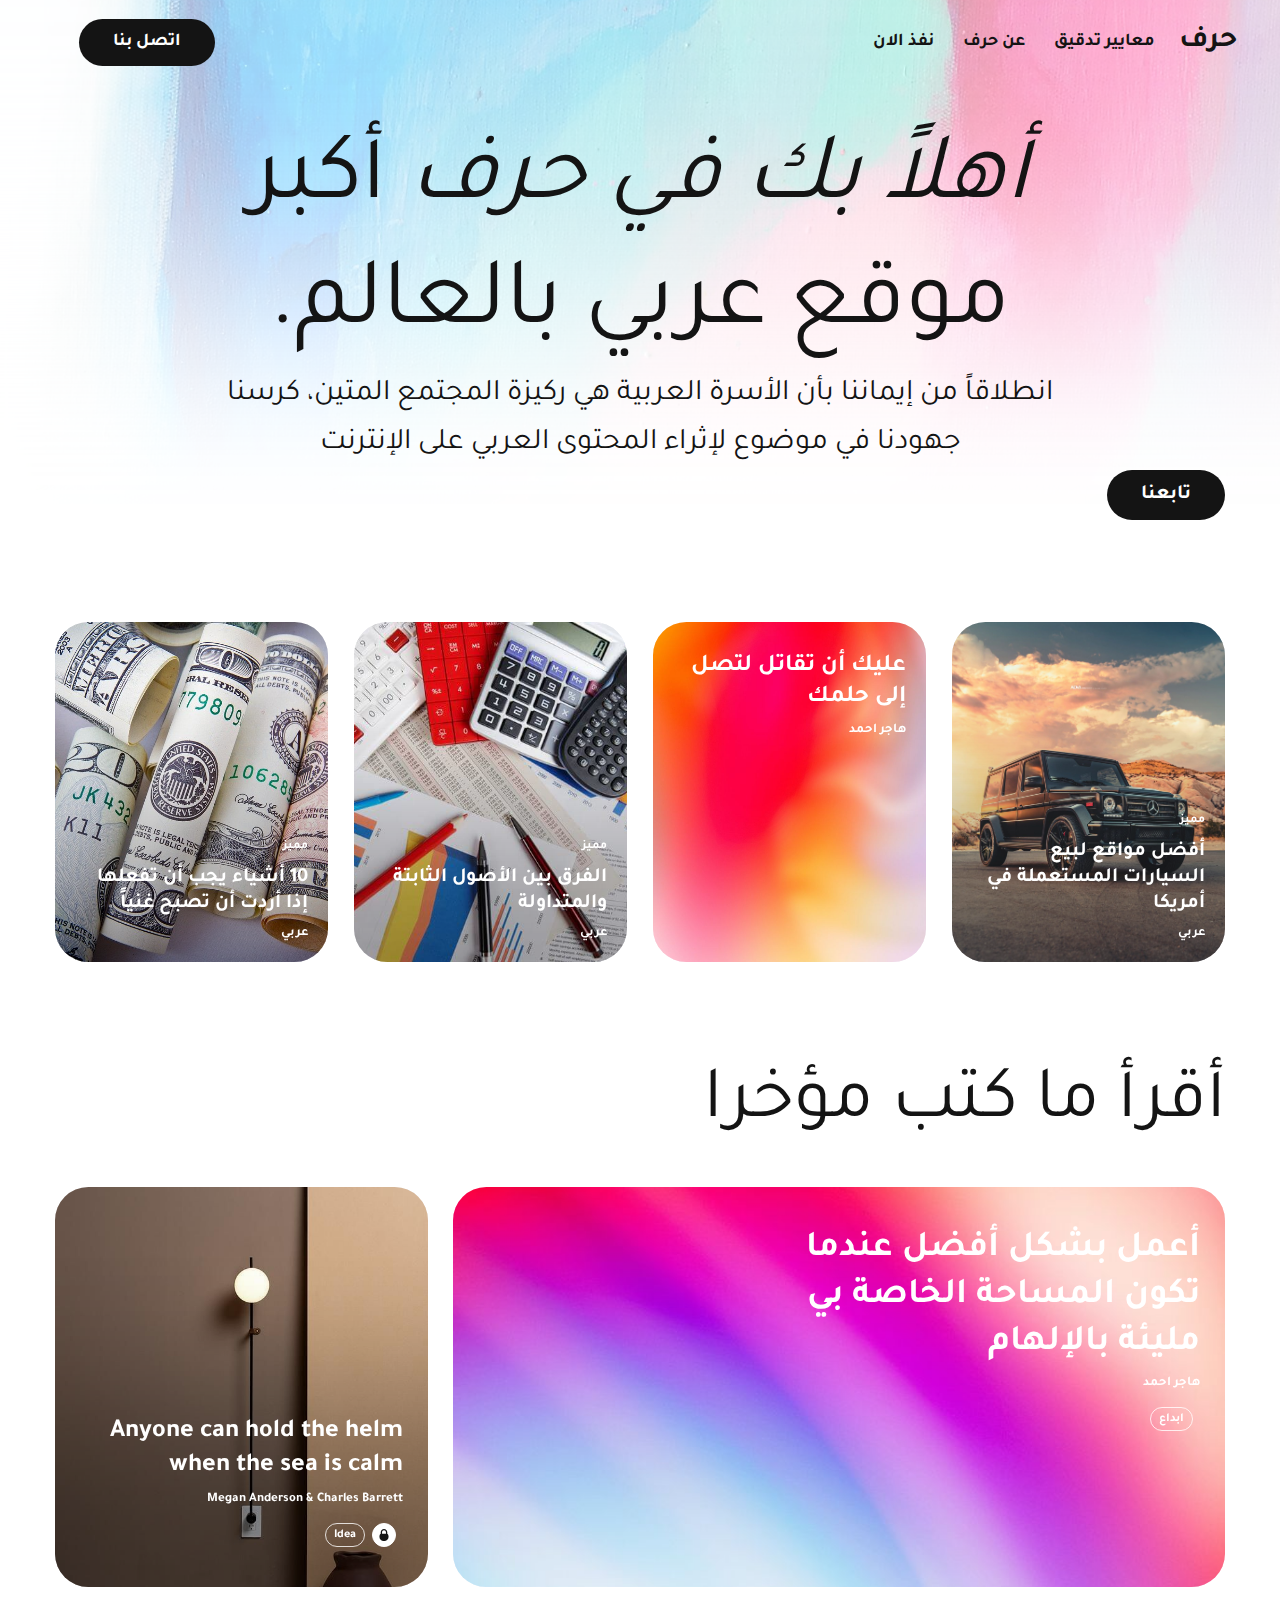
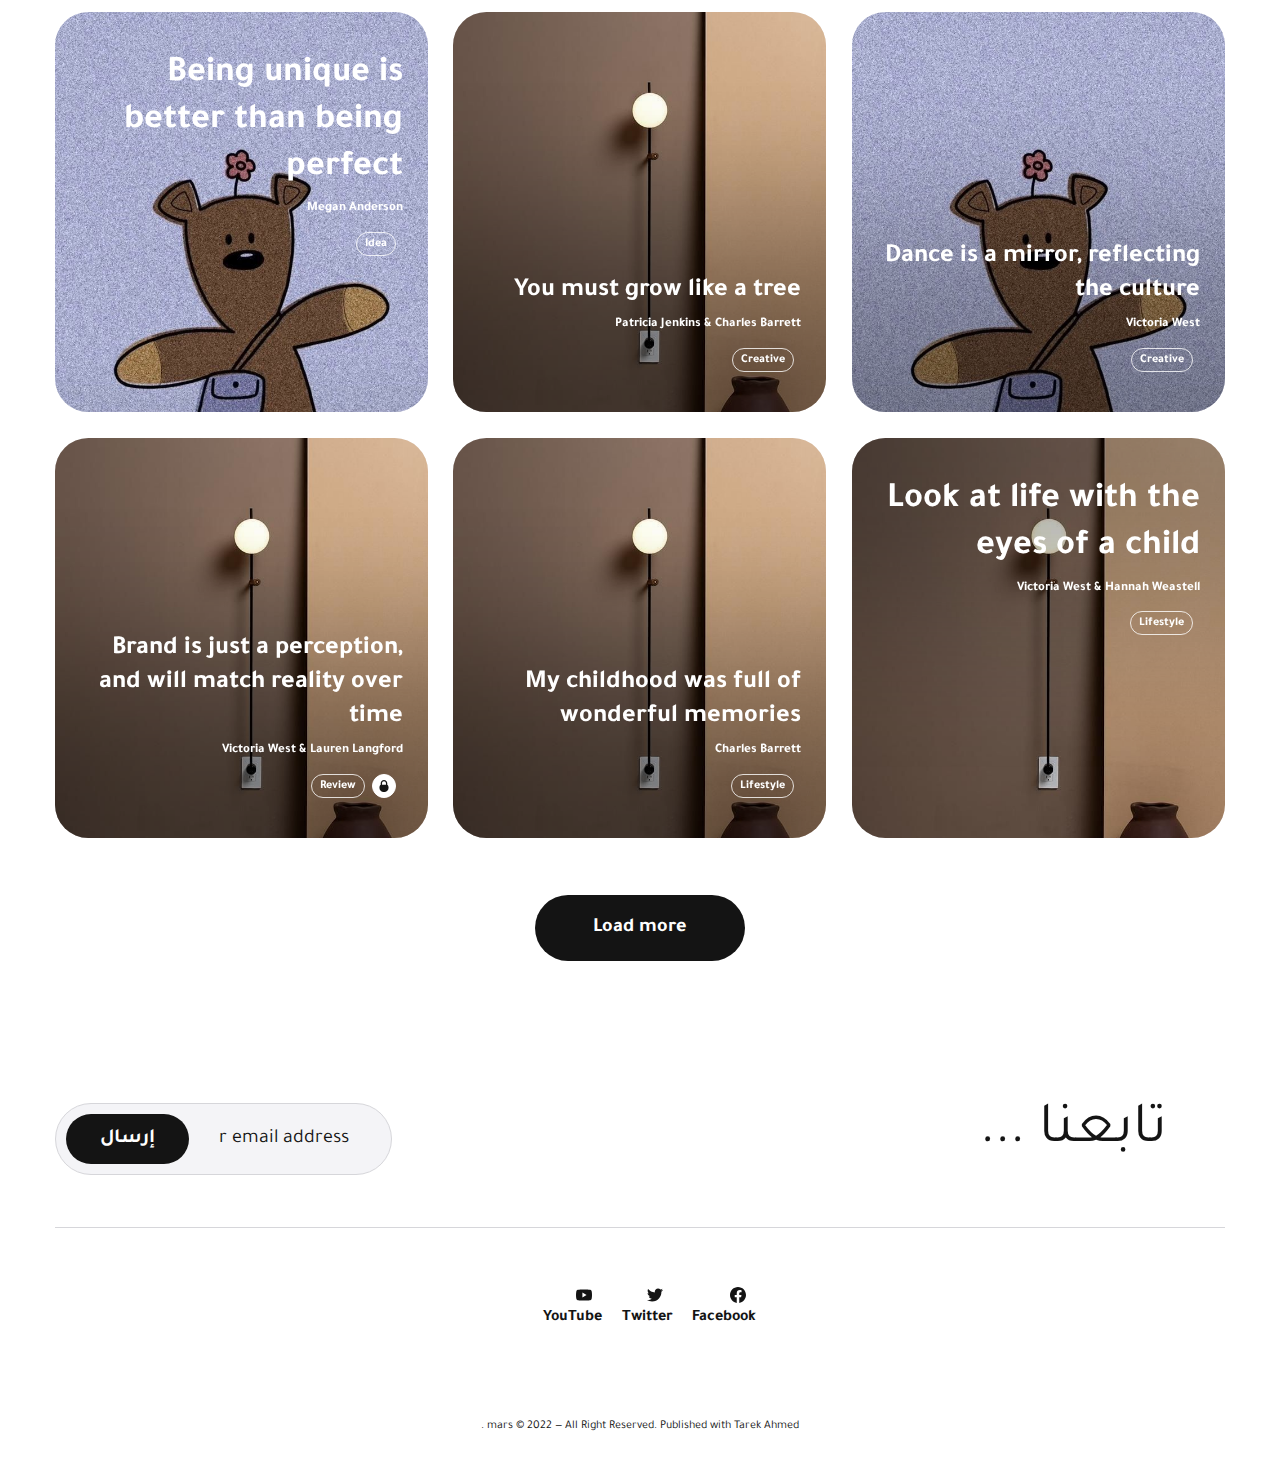
<file: index.html>
<!DOCTYPE html>
<html lang="en">

<head>
    <meta charset="utf-8">
    <meta http-equiv="X-UA-Compatible" content="IE=edge">
    <title>Hager</title>
    <meta name="HandheldFriendly" content="True">
    <meta name="viewport" content="width=device-width, initial-scale=1">
<link rel="preconnect" href="https://fonts.googleapis.com">
<link rel="preconnect" href="https://fonts.gstatic.com" crossorigin>
<link href="https://fonts.googleapis.com/css2?family=Tajawal:wght@300&display=swap" rel="stylesheet">
<link rel="stylesheet" href="./assets/css/bootstrap.css">
    <link rel="stylesheet" type="text/css" href="./assets/css/screen.css">

    <style>
        .global-cover {
            background-image: url(./assets/img/bg.jpg)
        }

        @media(max-width:480px) {
            .global-cover {
                background-image: url(./assets/img/bg.jpg)
            }
        }
    </style>

    <style id="gh-members-styles">
        .gh-post-upgrade-cta-content,
        .gh-post-upgrade-cta {
            display: flex;
            flex-direction: column;
            align-items: center;
            font-family: -apple-system, BlinkMacSystemFont, 'Segoe UI', Roboto, Oxygen, Ubuntu, Cantarell, 'Open Sans', 'Helvetica Neue', sans-serif;
            text-align: center;
            width: 100%;
            color: #ffffff;
            font-size: 16px;
        }

        .gh-post-upgrade-cta-content {
            border-radius: 8px;
            padding: 40px 4vw;
        }

        .gh-post-upgrade-cta h2 {
            color: #ffffff;
            font-size: 28px;
            letter-spacing: -0.2px;
            margin: 0;
            padding: 0;
        }

        .gh-post-upgrade-cta p {
            margin: 20px 0 0;
            padding: 0;
        }

        .gh-post-upgrade-cta small {
            font-size: 16px;
            letter-spacing: -0.2px;
        }

        .gh-post-upgrade-cta a {
            color: #ffffff;
            cursor: pointer;
            font-weight: 500;
            box-shadow: none;
            text-decoration: underline;
        }

        .gh-post-upgrade-cta a:hover {
            color: #ffffff;
            opacity: 0.8;
            box-shadow: none;
            text-decoration: underline;
        }

        .gh-post-upgrade-cta a.gh-btn {
            display: block;
            background: #ffffff;
            text-decoration: none;
            margin: 28px 0 0;
            padding: 8px 18px;
            border-radius: 4px;
            font-size: 16px;
            font-weight: 600;
        }

        .gh-post-upgrade-cta a.gh-btn:hover {
            opacity: 0.92;
        }
    </style>
 
</head>

<body class="home-template">
    <div class="global-cover"></div>
    <div class="global-wrap">
        <div class="global-content">
            <header class="header-section">
                <div class="header-wrap">
                    <div class="header-logo">
                        <a href="index.html" class="is-image">حرف</a>
                    </div>
                    <div class="header-nav">
                        <input id="toggle" class="header-checkbox" type="checkbox">
                        <label class="header-toggle" for="toggle">
				<span>
					<span class="bar"></span>
					<span class="bar"></span>
					<span class="bar"></span>
				</span>
			           </label>
                        <nav>

                            <ul>
                                <li><a href="./conditions.html">معايير تدقيق</a></li>
                                <li><a href="about.html"> عن حرف </a></li>
                                <li><a href="contact.html">نفذ الان</a></li>
                             
                            </ul>

                            <ul>
                        
                                <li class="signup"><a href="contact.html" class="global-button">اتصل بنا</a></li>
                            </ul>
                        </nav>
                    </div>
                </div>
            </header>
            <main class="global-main">
                <div class="hero-section">
                    <div class="hero-wrap">
                        <h1 class="hero-title global-title-huge global-title-offset">
                            <span>أهلاً بك في حرف
</span> أكبر موقع عربي بالعالم.

                        </h1>
                        <p class="hero-description global-subtitle-excerpt">انطلاقاً من إيماننا بأن الأسرة العربية هي ركيزة المجتمع المتين، كرسنا جهودنا في موضوع لإثراء المحتوى العربي على الإنترنت
                       </p>
                        <a href="contact.html" class="hero-button global-button">تابعنا </a>
                    </div>
                </div>
                <div class="featured-section items-4">
                    <div class="featured-wrap">
                        <article class="item global-image post tag-lifestyle tag-creative featured">
                            <a href="./art_1.html" class="global-link" aria-label="Don’t be afraid"></a>
                            <img srcset="./assets/img/cars.jpg 400w, 
			 ./assets/img/cars.jpg 800w" sizes="(max-width:480px) 400px, 800px" src="./assets/img/cars.jpg" loading="lazy" alt="Don’t be afraid">
                            <div class="item-content global-mask is-image">
                                <small>مميز</small>
                                <h2 class="item-title"><a href="./art_1.html">أفضل مواقع لبيع السيارات المستعملة في أمريكا</a></h2>
                                <div class="item-meta global-meta global-pointer">
                                    <a href="/author/lauren/">عربي</a>
                                </div>
                            </div>
                        </article>
                        <article class="item global-image post tag-review tag-art tag-hash-title-top tag-hash-item-large tag-hash-overlay-disable featured">
                            <img srcset="./assets/img/photo-1604076850742-4c7221f3101b.jpeg 400w, 
			 ./assets/img/photo-1604076850742-4c7221f3101b.jpeg 800w" sizes="(max-width:480px) 400px, 800px" src="./assets/img/photo-1604076850742-4c7221f3101b.jpeg" loading="lazy" alt="عليك أن تقاتل لتصل إلى حلمك
">
                            <div class="item-content global-mask is-top is-image">
                                <h2 class="item-title"><a href="/you-have-to-fight-to-reach-your-dream/">عليك أن تقاتل لتصل إلى حلمك
</a></h2>
                                <div class="item-meta global-meta global-pointer">
                                    <a>هاجر احمد </a>
                                </div>
                            </div>
                        </article>
                        <article class="item global-image post tag-idea tag-lifestyle tag-creative featured">
                            <a href="/i-always-loved-aesthetics/" class="global-link" aria-label="الفرق بين الأصول الثابتة والمتداولة"></a>
                            <img srcset="./assets/img/art2.jpg 400w, 
			 ./assets/img/art2.jpg 800w" sizes="(max-width:480px) 400px, 800px" src="./assets/img/art2.jpg" loading="lazy" alt="الفرق بين الأصول الثابتة والمتداولة">
                            <div class="item-content global-mask is-image">
                                <small>مميز</small>
                                <h2 class="item-title"><a href="/i-always-loved-aesthetics/">الفرق بين الأصول الثابتة والمتداولة</a></h2>
                                <div class="item-meta global-meta global-pointer">
                                    <a href="">عربي </a>
                                </div>
                            </div>
                        </article>
                        <article class="item global-image post tag-people tag-art tag-creative featured">
                            <a href="/new-technology-is-not-good-or-evil-in-and-of-itself/" class="global-link" aria-label="10 أشياء يجب أن تفعلها إذا أردت أن تصبح غنياً"></a>
                            <img srcset="./assets/img/art3.jpg 400w, 
			 ./assets/img/art3.jpg 800w" sizes="(max-width:480px) 400px, 800px" src="./assets/img/art3.jpg" loading="lazy" alt="10 أشياء يجب أن تفعلها إذا أردت أن تصبح غنياً">
                            <div class="item-content global-mask is-image">
                                <small>مميز</small>
                                <h2 class="item-title"><a href="/new-technology-is-not-good-or-evil-in-and-of-itself/">10 أشياء يجب أن تفعلها إذا أردت أن تصبح غنياً</a></h2>
                                <div class="item-meta global-meta global-pointer">
                                    <a href="">عربي </a>
                                </div>
                            </div>
                        </article>
                    </div>
                </div>

                <div class="loop-section">
                    <div class="loop-subtitle global-title-wrap">
                        <h3 class="global-title-large">أقرأ ما كتب مؤخرا </h3>
                        
                    </div>

                    <div class="loop-wrap">
                        <article class="item global-image post tag-creative tag-art tag-review tag-hash-title-top tag-hash-item-large tag-hash-overlay-disable">
                            <a href="/mars/" class="global-link" aria-label="أعمل بشكل أفضل عندما تكون المساحة الخاصة بي مليئة بالإلهام
"></a>
                            <img srcset="./assets/img/mymind-tZCrFpSNiIQ-unsplash.jpg 400w, 
			 ./assets/img/mymind-tZCrFpSNiIQ-unsplash.jpg 800w" sizes="(max-width:480px) 400px, 800px" src="./assets/img/mymind-tZCrFpSNiIQ-unsplash.jpg" loading="lazy" alt="أعمل بشكل أفضل عندما تكون المساحة الخاصة بي مليئة بالإلهام
">
                            <div class="item-content global-mask is-top is-image">
                                <h2 class="item-title"><a href="/mars/">أعمل بشكل أفضل عندما تكون المساحة الخاصة بي مليئة بالإلهام
</a></h2>
                                <div class="item-meta global-meta global-pointer">
                                    <a href="/author/victoria/">هاجر احمد </a>
                                </div>
                                <div class="item-tags global-tags global-pointer is-image">
                                    <a href="/tag/creative/">ابداع</a>
                                </div>
                            </div>
                        </article>
                        <article class="item global-image post tag-idea tag-lifestyle tag-people">
                            <a href="/anyone-can-hold-the-helm-when-the-sea-is-calm/" class="global-link" aria-label="Anyone can hold the helm when the sea is calm"></a>
                            <img srcset="./assets/img/img3.jpg 400w, 
			 ./assets/img/img3.jpg 800w" sizes="(max-width:480px) 400px, 800px" src="./assets/img/img3.jpg" loading="lazy" alt="Anyone can hold the helm when the sea is calm">
                            <div class="item-content global-mask is-image">
                                <h2 class="item-title"><a href="/anyone-can-hold-the-helm-when-the-sea-is-calm/">Anyone can hold the helm when the sea is calm</a></h2>
                                <div class="item-meta global-meta global-pointer">
                                    <a href="/author/megan/">Megan Anderson</a> & <a href="/author/charles/">Charles Barrett</a>
                                </div>
                                <div class="item-tags global-tags global-pointer is-image">
                                    <span class="global-members-label is-image">
	<svg role="img" viewBox="0 0 24 24" xmlns="http://www.w3.org/2000/svg"><path d="M5.445 9.333V6.667C5.445 2.985 8.38 0 12 0c3.62 0 6.554 2.985 6.554 6.667v2.666s2.622 1.214 2.622 6c0 4.787-3.815 8.667-8.52 8.667h-1.312c-4.706 0-8.52-3.88-8.52-8.667 0-4.786 2.621-6 2.621-6zm10.487 0V6.667c0-2.21-1.76-4-3.932-4-2.172 0-3.933 1.79-3.933 4v2.666h7.865z"/></svg></span>
                                    <a href="/tag/idea/">Idea</a>
                                </div>
                            </div>
                        </article>
                        <article class="item global-image post tag-creative tag-art tag-lifestyle">
                            <a href="/dance-is-a-mirror-reflecting-the-culture/" class="global-link" aria-label="Dance is a mirror, reflecting the culture"></a>
                            <img srcset="./assets/img/img2.jpg 400w, 
			 ./assets/img/img2.jpg 800w" sizes="(max-width:480px) 400px, 800px" src="./assets/img/img2.jpg" loading="lazy" alt="Dance is a mirror, reflecting the culture">
                            <div class="item-content global-mask is-image">
                                <h2 class="item-title"><a href="/dance-is-a-mirror-reflecting-the-culture/">Dance is a mirror, reflecting the culture</a></h2>
                                <div class="item-meta global-meta global-pointer">
                                    <a href="/author/victoria/">Victoria West</a>
                                </div>
                                <div class="item-tags global-tags global-pointer is-image">
                                    <a href="/tag/creative/">Creative</a>
                                </div>
                            </div>
                        </article>
                        <article class="item global-image post tag-creative tag-art tag-lifestyle">
                            <a href="/you-must-grow-like-a-tree/" class="global-link" aria-label="You must grow like a tree"></a>
                            <img srcset="./assets/img/img3.jpg 400w, 
			 ./assets/img/img3.jpg 800w" sizes="(max-width:480px) 400px, 800px" src="./assets/img/img3.jpg" loading="lazy" alt="You must grow like a tree">
                            <div class="item-content global-mask is-image">
                                <h2 class="item-title"><a href="/you-must-grow-like-a-tree/">You must grow like a tree</a></h2>
                                <div class="item-meta global-meta global-pointer">
                                    <a href="/author/patricia/">Patricia Jenkins</a> & <a href="/author/charles/">Charles Barrett</a>
                                </div>
                                <div class="item-tags global-tags global-pointer is-image">
                                    <a href="/tag/creative/">Creative</a>
                                </div>
                            </div>
                        </article>
                        <article class="item global-image post tag-idea tag-art tag-creative tag-people tag-hash-title-top tag-hash-overlay-disable">
                            <a href="/being-unique-is-better-than-being-perfect/" class="global-link" aria-label="Being unique is better than being perfect"></a>
                            <img srcset="./assets/img/img2.jpg 400w, 
			 ./assets/img/img2.jpg 800w" sizes="(max-width:480px) 400px, 800px" src="./assets/img/img2.jpg" loading="lazy" alt="Being unique is better than being perfect">
                            <div class="item-content global-mask is-top is-image">
                                <h2 class="item-title"><a href="/being-unique-is-better-than-being-perfect/">Being unique is better than being perfect</a></h2>
                                <div class="item-meta global-meta global-pointer">
                                    <a href="/author/megan/">Megan Anderson</a>
                                </div>
                                <div class="item-tags global-tags global-pointer is-image">
                                    <a href="/tag/idea/">Idea</a>
                                </div>
                            </div>
                        </article>
                        <article class="item global-image post tag-lifestyle tag-creative tag-hash-title-top">
                            <a href="/look-at-life-with-the-eyes-of-a-child/" class="global-link" aria-label="Look at life with the eyes of a child"></a>
                            <img srcset="./assets/img/img3.jpg 400w, 
			 ./assets/img/img3.jpg 800w" sizes="(max-width:480px) 400px, 800px" src="./assets/img/img3.jpg" loading="lazy" alt="Look at life with the eyes of a child">
                            <div class="item-content global-mask is-top is-image">
                                <h2 class="item-title"><a href="/look-at-life-with-the-eyes-of-a-child/">Look at life with the eyes of a child</a></h2>
                                <div class="item-meta global-meta global-pointer">
                                    <a href="/author/victoria/">Victoria West</a> & <a href="/author/hannah/">Hannah Weastell</a>
                                </div>
                                <div class="item-tags global-tags global-pointer is-image">
                                    <a href="/tag/lifestyle/">Lifestyle</a>
                                </div>
                            </div>
                        </article>
                        <article class="item global-image post tag-lifestyle tag-art">
                            <a href="/my-childhood-was-full-of-wonderful-memories/" class="global-link" aria-label="My childhood was full of wonderful memories"></a>
                            <img srcset="./assets/img/img3.jpg 400w, 
			 ./assets/img/img3.jpg 800w" sizes="(max-width:480px) 400px, 800px" src="./assets/img/img3.jpg" loading="lazy" alt="My childhood was full of wonderful memories">
                            <div class="item-content global-mask is-image">
                                <h2 class="item-title"><a href="/my-childhood-was-full-of-wonderful-memories/">My childhood was full of wonderful memories</a></h2>
                                <div class="item-meta global-meta global-pointer">
                                    <a href="/author/charles/">Charles Barrett</a>
                                </div>
                                <div class="item-tags global-tags global-pointer is-image">
                                    <a href="/tag/lifestyle/">Lifestyle</a>
                                </div>
                            </div>
                        </article>
                        <article class="item global-image post tag-review tag-creative tag-people">
                            <a href="/brand-is-just-a-perception-and-will-match-reality-over-time/" class="global-link" aria-label="Brand is just a perception, and will match reality over time"></a>
                            <img srcset="./assets/img/img3.jpg 400w, 
			 ./assets/img/img3.jpg 800w" sizes="(max-width:480px) 400px, 800px" src="./assets/img/img3.jpg" loading="lazy" alt="Brand is just a perception, and will match reality over time">
                            <div class="item-content global-mask is-image">
                                <h2 class="item-title"><a href="/brand-is-just-a-perception-and-will-match-reality-over-time/">Brand is just a perception, and will match reality over time</a></h2>
                                <div class="item-meta global-meta global-pointer">
                                    <a href="/author/victoria/">Victoria West</a> & <a href="/author/lauren/">Lauren Langford</a>
                                </div>
                                <div class="item-tags global-tags global-pointer is-image">
                                    <span class="global-members-label is-image">
	<svg role="img" viewBox="0 0 24 24" xmlns="http://www.w3.org/2000/svg"><path d="M5.445 9.333V6.667C5.445 2.985 8.38 0 12 0c3.62 0 6.554 2.985 6.554 6.667v2.666s2.622 1.214 2.622 6c0 4.787-3.815 8.667-8.52 8.667h-1.312c-4.706 0-8.52-3.88-8.52-8.667 0-4.786 2.621-6 2.621-6zm10.487 0V6.667c0-2.21-1.76-4-3.932-4-2.172 0-3.933 1.79-3.933 4v2.666h7.865z"/></svg></span>
                                    <a href="/tag/review/">Review</a>
                                </div>
                            </div>
                        </article>
                    </div>
                <!-- see more -->
                    <div class="loop-wrap "id='see_more'>
                        <article class="item global-image post tag-lifestyle tag-creative featured">
                            <a href="/dont-be-afraid/" class="global-link" aria-label="Don’t be afraid"></a>
                            <img srcset="./assets/img/img3.jpg 400w, 
                    			 ./assets/img/img3.jpg 800w"
                                sizes="(max-width:480px) 400px, 800px"
                                src="./assets/img/img3.jpg" loading="lazy"
                                alt="Don’t be afraid">
                            <div class="item-content global-mask is-image">
                                <h2 class="item-title"><a href="/dont-be-afraid/">Don’t be afraid</a></h2>
                                <div class="item-meta global-meta global-pointer">
                                    <a href="/author/lauren/">Lauren Langford</a>
                                </div>
                                <div class="item-tags global-tags global-pointer is-image">
                                    <a href="/tag/lifestyle/">Lifestyle</a>
                                </div>
                            </div>
                        </article>
                        <article
                            class="item global-image post tag-review tag-art tag-hash-title-top tag-hash-item-large tag-hash-overlay-disable featured">
                            <a href="/you-have-to-fight-to-reach-your-dream/" class="global-link"
                                aria-label="You have to fight to reach your dream"></a>
                            <img srcset="./assets/img/photo-1604076850742-4c7221f3101b.jpeg 400w, 
                    			 ./assets/img/photo-1604076850742-4c7221f3101b.jpeg 800w"
                                sizes="(max-width:480px) 400px, 800px"
                                src="./assets/img/photo-1604076850742-4c7221f3101b.jpeg" loading="lazy"
                                alt="You have to fight to reach your dream">
                            <div class="item-content global-mask is-top is-image">
                                <h2 class="item-title"><a href="/you-have-to-fight-to-reach-your-dream/">You have to fight to reach your
                                        dream</a></h2>
                                <div class="item-meta global-meta global-pointer">
                                    <a href="/author/megan/">Megan Anderson</a>
                                </div>
                                <div class="item-tags global-tags global-pointer is-image">
                                    <a href="/tag/review/">Review</a>
                                </div>
                            </div>
                        </article>
                        <article class="item global-image post tag-idea tag-lifestyle tag-creative featured">
                            <a href="/i-always-loved-aesthetics/" class="global-link" aria-label="I always loved aesthetics"></a>
                            <img srcset="/content/images/size/w400/2021/06/img3.jpg 400w, 
                    			 ./assets/img/img3.jpg 800w"
                                sizes="(max-width:480px) 400px, 800px"
                                src="./assets/img/img3.jpg" loading="lazy"
                                alt="I always loved aesthetics">
                            <div class="item-content global-mask is-image">
                                <h2 class="item-title"><a href="/i-always-loved-aesthetics/">I always loved aesthetics</a></h2>
                                <div class="item-meta global-meta global-pointer">
                                    <a href="/author/victoria/">Victoria West</a>
                                </div>
                                <div class="item-tags global-tags global-pointer is-image">
                                    <a href="/tag/idea/">Idea</a>
                                </div>
                            </div>
                        </article>
                        <article class="item global-image post tag-people tag-art tag-creative featured">
                            <a href="/new-technology-is-not-good-or-evil-in-and-of-itself/" class="global-link"
                                aria-label="New technology is not good or evil in and of itself"></a>
                            <img srcset="./assets/img/img3.jpg 400w, 
                    			 ./assets/img/img3.jpg 800w"
                                sizes="(max-width:480px) 400px, 800px"
                                src="./assets/img/img3.jpg" loading="lazy"
                                alt="New technology is not good or evil in and of itself">
                            <div class="item-content global-mask is-image">
                                <h2 class="item-title"><a href="/new-technology-is-not-good-or-evil-in-and-of-itself/">New technology is not
                                        good or evil in and of itself</a></h2>
                                <div class="item-meta global-meta global-pointer">
                                    <a href="/author/victoria/">Victoria West</a>
                                </div>
                                <div class="item-tags global-tags global-pointer is-image">
                                    <a href="/tag/people/">People</a>
                                </div>
                            </div>
                        </article>
                        <article class="item global-image post tag-review tag-art">
                            <a href="/the-difference-is-quality/" class="global-link" aria-label="The difference is quality"></a>
                            <img srcset="./assets/img/img3.jpg 400w, 
                    			 ./assets/img/img3.jpg 800w"
                                sizes="(max-width:480px) 400px, 800px"
                                src="./assets/img/img3.jpg" loading="lazy"
                                alt="The difference is quality">
                            <div class="item-content global-mask is-image">
                                <h2 class="item-title"><a href="/the-difference-is-quality/">The difference is quality</a></h2>
                                <div class="item-meta global-meta global-pointer">
                                    <a href="/author/hannah/">Hannah Weastell</a> &amp; <a href="/author/megan/">Megan Anderson</a>
                                </div>
                                <div class="item-tags global-tags global-pointer is-image">
                                    <a href="/tag/review/">Review</a>
                                </div>
                            </div>
                        </article>
                        <article class="item global-image post tag-creative tag-lifestyle tag-art">
                            <a href="/the-journey-of-a-thousand-miles/" class="global-link"
                                aria-label="The journey of a thousand miles"></a>
                            <img srcset="/content/images/size/w400/2021/06/img3.jpg 400w, 
                    			 ./assets/img/img3.jpg 800w"
                                sizes="(max-width:480px) 400px, 800px"
                                src="./assets/img/img3.jpg" loading="lazy"
                                alt="The journey of a thousand miles">
                            <div class="item-content global-mask is-image">
                                <h2 class="item-title"><a href="/the-journey-of-a-thousand-miles/">The journey of a thousand miles</a></h2>
                                <div class="item-meta global-meta global-pointer">
                                    <a href="/author/victoria/">Victoria West</a> &amp; <a href="/author/lauren/">Lauren Langford</a>
                                </div>
                                <div class="item-tags global-tags global-pointer is-image">
                                    <a href="/tag/creative/">Creative</a>
                                </div>
                            </div>
                        </article>
                        <article class="item post tag-lifestyle tag-review tag-idea no-image">
                            <a href="/let-each-person-exercise-the-art-they-know/" class="global-link"
                                aria-label="Let each person exercise the art they know"></a>
                            <div class="item-content">
                                <h2 class="item-title"><a href="/let-each-person-exercise-the-art-they-know/">Let each person exercise the
                                        art they know</a></h2>
                                <div class="item-meta global-meta global-pointer">
                                    <a href="/author/patricia/">Patricia Jenkins</a> &amp; <a href="/author/lauren/">Lauren Langford</a>
                                </div>
                                <p class="item-excerpt global-excerpt">
                                    Ego autem existimo, si honestum esse aliquid ostendero, quod sit ipsum vi sua propter seque expetendum,
                                    iacere vestra omnia. Et summatim quidem haec erant de corpore animoque dicenda,...
                                </p>
                                <div class="item-tags global-tags global-pointer">
                                    <span class="global-members-label">
                                        <svg role="img" viewBox="0 0 24 24" xmlns="http://www.w3.org/2000/svg">
                                            <path
                                                d="M5.445 9.333V6.667C5.445 2.985 8.38 0 12 0c3.62 0 6.554 2.985 6.554 6.667v2.666s2.622 1.214 2.622 6c0 4.787-3.815 8.667-8.52 8.667h-1.312c-4.706 0-8.52-3.88-8.52-8.667 0-4.786 2.621-6 2.621-6zm10.487 0V6.667c0-2.21-1.76-4-3.932-4-2.172 0-3.933 1.79-3.933 4v2.666h7.865z">
                                            </path>
                                        </svg></span>
                                    <a href="/tag/lifestyle/">Lifestyle</a>
                                </div>
                            </div>
                        </article>
                        <article class="item global-image post tag-review tag-art tag-people tag-hash-title-top tag-hash-overlay-disable">
                            <a href="/comfort-and-simplicity-are-two-keys/" class="global-link"
                                aria-label="Comfort and simplicity are two keys"></a>
                            <img srcset="./assets/img/img2.jpg 400w, 
                    			 ./assets/img/img2.jpg 800w" sizes="(max-width:480px) 400px, 800px"
                                src="./assets/img/img2.jpg" loading="lazy"
                                alt="Comfort and simplicity are two keys">
                            <div class="item-content global-mask is-top is-image">
                                <h2 class="item-title"><a href="/comfort-and-simplicity-are-two-keys/">Comfort and simplicity are two
                                        keys</a></h2>
                                <div class="item-meta global-meta global-pointer">
                                    <a href="/author/hannah/">Hannah Weastell</a>
                                </div>
                                <div class="item-tags global-tags global-pointer is-image">
                                    <a href="/tag/review/">Review</a>
                                </div>
                            </div>
                        </article>
                    </div>
                </div>
                <div class="pagination-section">
                    <div class="pagination-wrap">
                     
                        <button class="global-button"id="next-page">Load more</button>
                    </div>
                </div>

             

                <div class="subscribe-section">
                    <div class="subscribe-wrap global-title-wrap">
                        <h3 class="global-title-medium">تابعنا ...</h3>
                        <form data-members-form="subscribe" class="subscribe-form">
                            <input data-members-email type="email" placeholder="Your email address" aria-label="Your email address" required>
                            <button class="global-button" type="submit">إرسال</button>
                        </form>
                        <div class="subscribe-alert">
                            <small class="alert-loading global-alert">Processing your application</small>
                            <small class="alert-success global-alert">Please check your inbox and click the link to confirm your subscription</small>
                            <small class="alert-error global-alert">There was an error sending the email</small>
                        </div>
                    </div>
                </div>
            </main>
            <footer class="footer-section global-footer">
            
                <div class="footer-nav">
                    <div class="footer-nav-column is-social d-flex">
                        <ul class="d-flex">
                            <li><a href="https://www.facebook.com/ghost"><svg role="img" viewBox="0 0 24 24"
                                        xmlns="http://www.w3.org/2000/svg">
                                        <path
                                            d="M23.9981 11.9991C23.9981 5.37216 18.626 0 11.9991 0C5.37216 0 0 5.37216 0 11.9991C0 17.9882 4.38789 22.9522 10.1242 23.8524V15.4676H7.07758V11.9991H10.1242V9.35553C10.1242 6.34826 11.9156 4.68714 14.6564 4.68714C15.9692 4.68714 17.3424 4.92149 17.3424 4.92149V7.87439H15.8294C14.3388 7.87439 13.8739 8.79933 13.8739 9.74824V11.9991H17.2018L16.6698 15.4676H13.8739V23.8524C19.6103 22.9522 23.9981 17.9882 23.9981 11.9991Z" />
                                    </svg>Facebook</a></li>
                            <li><a href="https://twitter.com/fuekothemes"><svg role="img" viewBox="0 0 24 24"
                                        xmlns="http://www.w3.org/2000/svg">
                                        <path
                                            d="M23.954 4.569c-.885.389-1.83.654-2.825.775 1.014-.611 1.794-1.574 2.163-2.723-.951.555-2.005.959-3.127 1.184-.896-.959-2.173-1.559-3.591-1.559-2.717 0-4.92 2.203-4.92 4.917 0 .39.045.765.127 1.124C7.691 8.094 4.066 6.13 1.64 3.161c-.427.722-.666 1.561-.666 2.475 0 1.71.87 3.213 2.188 4.096-.807-.026-1.566-.248-2.228-.616v.061c0 2.385 1.693 4.374 3.946 4.827-.413.111-.849.171-1.296.171-.314 0-.615-.03-.916-.086.631 1.953 2.445 3.377 4.604 3.417-1.68 1.319-3.809 2.105-6.102 2.105-.39 0-.779-.023-1.17-.067 2.189 1.394 4.768 2.209 7.557 2.209 9.054 0 13.999-7.496 13.999-13.986 0-.209 0-.42-.015-.63.961-.689 1.8-1.56 2.46-2.548l-.047-.02z" />
                                    </svg>Twitter</a></li>
            
            
                            <li><a href="#"><svg role="img" viewBox="0 0 24 24" xmlns="http://www.w3.org/2000/svg">
                                        <path class="a"
                                            d="M23.495 6.205a3.007 3.007 0 0 0-2.088-2.088c-1.87-.501-9.396-.501-9.396-.501s-7.507-.01-9.396.501A3.007 3.007 0 0 0 .527 6.205a31.247 31.247 0 0 0-.522 5.805 31.247 31.247 0 0 0 .522 5.783 3.007 3.007 0 0 0 2.088 2.088c1.868.502 9.396.502 9.396.502s7.506 0 9.396-.502a3.007 3.007 0 0 0 2.088-2.088 31.247 31.247 0 0 0 .5-5.783 31.247 31.247 0 0 0-.5-5.805zM9.609 15.601V8.408l6.264 3.602z" />
                                    </svg>YouTube</a></li>
                        </ul>
                    </div>
            
            
            
            
            
            
                </div>
            
                <div class="footer-copyright text-center">
                    <a href="">mars</a> &copy; 2022 — All Right Reserved. Published with <a
                        href="https://www.linkedin.com/in/tarek-ahmed-iti/" target="_blank" rel="noopener noreferrer">Tarek Ahmed</a> .
                </div>
            </footer>
        </div>
    </div>


    <script src="./assets/js/global.js"></script>
    <script src="./assets/js/index.js"></script>






 
    <style>
        body.is-scroll-banner .is-banner {
            bottom: 30px
        }

        .is-banner {
            font-size: 24px;
            position: fixed;
            z-index: 9999;
            right: 2%;
            bottom: -100px;
            display: inline-block;
            padding: 2px 10px;
            transition-timing-function: ease;
            transition-duration: .5s;
            transition-property: bottom, transform;
            color: #171822;
            border-radius: 100px;
            background-color: #97fe65
        }

        .is-banner,
        .is-banner:hover {
            color: #171822
        }

        .is-banner:hover {
            transform: translateY(-3px)
        }

        @media (max-width:1024px) {
            .is-banner {
                display: none !important
            }
        }
    </style>
    <script src="./assets/js/bootstrap.min.js"></script>
    <script src="./assets/js/bootstrap.bundle.min.js"></script>

</body>

</html>
</file>
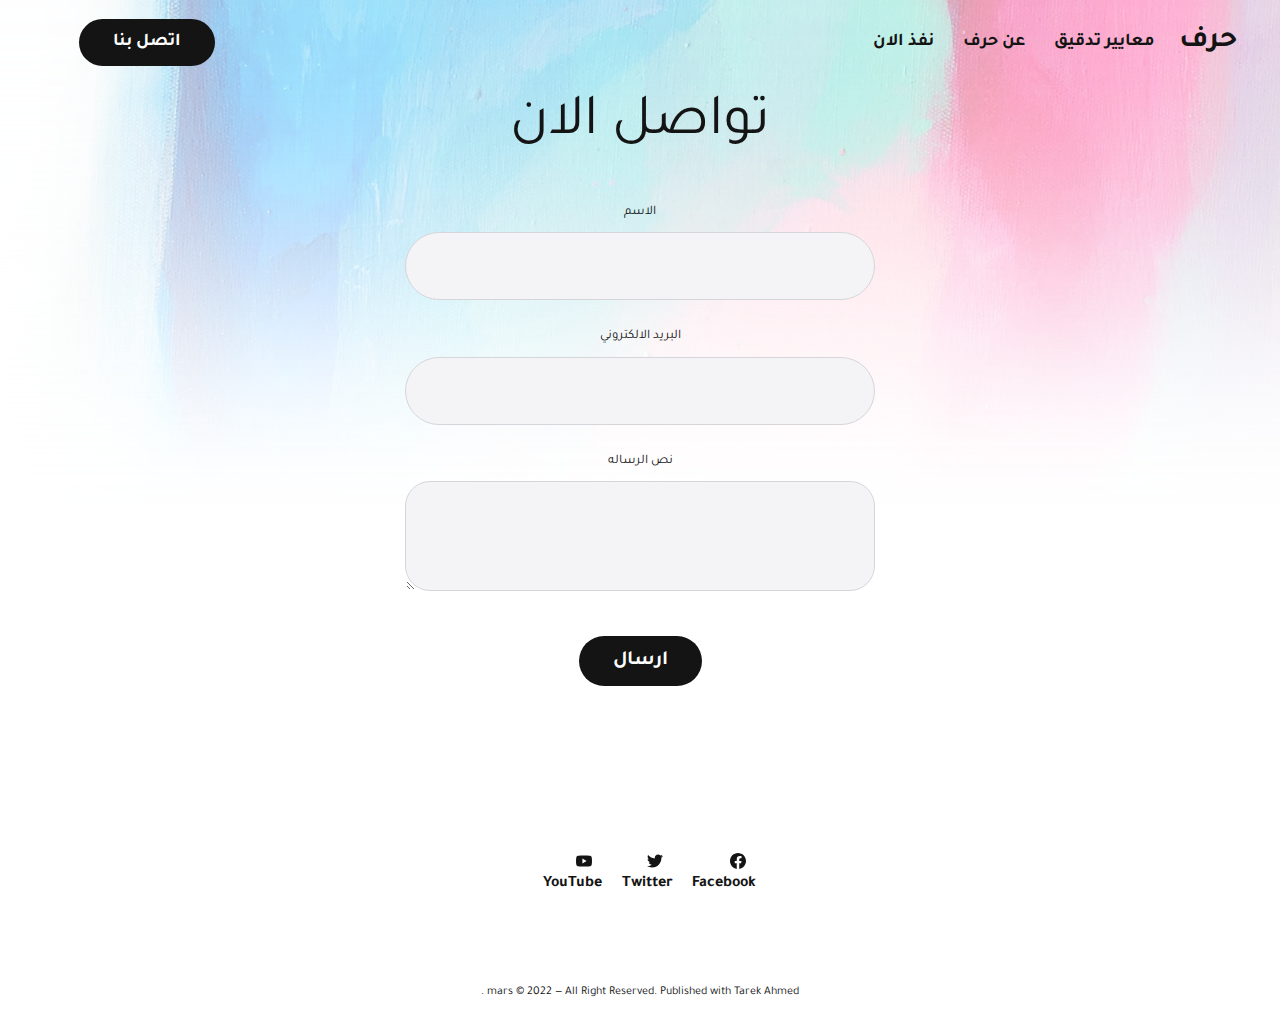
<file: contact.html>
<html lang="en">

<head>
    <meta charset="utf-8">
    <meta http-equiv="X-UA-Compatible" content="IE=edge">
    <title>Hager</title>
    <meta name="HandheldFriendly" content="True">
    <meta name="viewport" content="width=device-width, initial-scale=1">
<link rel="preconnect" href="https://fonts.googleapis.com">
<link rel="preconnect" href="https://fonts.gstatic.com" crossorigin>
<link href="https://fonts.googleapis.com/css2?family=Tajawal:wght@300&display=swap" rel="stylesheet">
<link rel="stylesheet" href="./assets/css/bootstrap.css">
    <link rel="stylesheet" type="text/css" href="./assets/css/screen.css">

    <style>
        .global-cover {
            background-image: url(./assets/img/bg.jpg)
        }

        @media(max-width:480px) {
            .global-cover {
                background-image: url(./assets/img/bg.jpg)
            }
        }
    </style>

    <style id="gh-members-styles">
        .gh-post-upgrade-cta-content,
        .gh-post-upgrade-cta {
            display: flex;
            flex-direction: column;
            align-items: center;
            font-family: -apple-system, BlinkMacSystemFont, 'Segoe UI', Roboto, Oxygen, Ubuntu, Cantarell, 'Open Sans', 'Helvetica Neue', sans-serif;
            text-align: center;
            width: 100%;
            color: #ffffff;
            font-size: 16px;
        }

        .gh-post-upgrade-cta-content {
            border-radius: 8px;
            padding: 40px 4vw;
        }

        .gh-post-upgrade-cta h2 {
            color: #ffffff;
            font-size: 28px;
            letter-spacing: -0.2px;
            margin: 0;
            padding: 0;
        }

        .gh-post-upgrade-cta p {
            margin: 20px 0 0;
            padding: 0;
        }

        .gh-post-upgrade-cta small {
            font-size: 16px;
            letter-spacing: -0.2px;
        }

        .gh-post-upgrade-cta a {
            color: #ffffff;
            cursor: pointer;
            font-weight: 500;
            box-shadow: none;
            text-decoration: underline;
        }

        .gh-post-upgrade-cta a:hover {
            color: #ffffff;
            opacity: 0.8;
            box-shadow: none;
            text-decoration: underline;
        }

        .gh-post-upgrade-cta a.gh-btn {
            display: block;
            background: #ffffff;
            text-decoration: none;
            margin: 28px 0 0;
            padding: 8px 18px;
            border-radius: 4px;
            font-size: 16px;
            font-weight: 600;
        }

        .gh-post-upgrade-cta a.gh-btn:hover {
            opacity: 0.92;
        }
    </style>
 
</head>

<body class="home-template">
    <div class="global-cover"></div>
    <div class="global-wrap">
        <div class="global-content">
            <header class="header-section">
                <div class="header-wrap">
                    <div class="header-logo">
                        <a href="index.html" class="is-image">حرف</a>
                    </div>
                    <div class="header-nav">
                        <input id="toggle" class="header-checkbox" type="checkbox">
                        <label class="header-toggle" for="toggle">
				<span>
					<span class="bar"></span>
					<span class="bar"></span>
					<span class="bar"></span>
				</span>
			           </label>
                        <nav>

                            <ul>
                                <li><a href="./conditions.html">معايير تدقيق</a></li>
                                <li><a href="about.html"> عن حرف </a></li>
                                <li><a href="contact.html">نفذ الان</a></li>
                             
                            </ul>

                            <ul>
                        
                                <li class="signup"><a href="contact.html" class="global-button">اتصل بنا</a></li>
                            </ul>
                        </nav>
                    </div>
                </div>
            </header>
            <main class="global-main text-center">
            <div class="custom-content">
                <form method="POST" action="">
                    <h1 id="post-title" class="custom-title global-title-medium">تواصل الان</h1>
                    <label for="name">الاسم </label>
                    <input id="name" type="text" name="name" required="">
                    <label for="email">البريد الالكتروني</label>
                    <input id="email" type="email" name="email" required="">
                    <label for="message">نص الرساله</label>
                    <textarea id="message" name="message" required=""></textarea>
                    <button class="global-button" type="submit">ارسال</button>
                </form>
            </div>
            </main>
            <footer class="footer-section global-footer">
            
                <div class="footer-nav">
                    <div class="footer-nav-column is-social d-flex">
                        <ul class="d-flex">
                            <li><a href="https://www.facebook.com/ghost"><svg role="img" viewBox="0 0 24 24"
                                        xmlns="http://www.w3.org/2000/svg">
                                        <path
                                            d="M23.9981 11.9991C23.9981 5.37216 18.626 0 11.9991 0C5.37216 0 0 5.37216 0 11.9991C0 17.9882 4.38789 22.9522 10.1242 23.8524V15.4676H7.07758V11.9991H10.1242V9.35553C10.1242 6.34826 11.9156 4.68714 14.6564 4.68714C15.9692 4.68714 17.3424 4.92149 17.3424 4.92149V7.87439H15.8294C14.3388 7.87439 13.8739 8.79933 13.8739 9.74824V11.9991H17.2018L16.6698 15.4676H13.8739V23.8524C19.6103 22.9522 23.9981 17.9882 23.9981 11.9991Z" />
                                    </svg>Facebook</a></li>
                            <li><a href="https://twitter.com/fuekothemes"><svg role="img" viewBox="0 0 24 24"
                                        xmlns="http://www.w3.org/2000/svg">
                                        <path
                                            d="M23.954 4.569c-.885.389-1.83.654-2.825.775 1.014-.611 1.794-1.574 2.163-2.723-.951.555-2.005.959-3.127 1.184-.896-.959-2.173-1.559-3.591-1.559-2.717 0-4.92 2.203-4.92 4.917 0 .39.045.765.127 1.124C7.691 8.094 4.066 6.13 1.64 3.161c-.427.722-.666 1.561-.666 2.475 0 1.71.87 3.213 2.188 4.096-.807-.026-1.566-.248-2.228-.616v.061c0 2.385 1.693 4.374 3.946 4.827-.413.111-.849.171-1.296.171-.314 0-.615-.03-.916-.086.631 1.953 2.445 3.377 4.604 3.417-1.68 1.319-3.809 2.105-6.102 2.105-.39 0-.779-.023-1.17-.067 2.189 1.394 4.768 2.209 7.557 2.209 9.054 0 13.999-7.496 13.999-13.986 0-.209 0-.42-.015-.63.961-.689 1.8-1.56 2.46-2.548l-.047-.02z" />
                                    </svg>Twitter</a></li>
            
            
                            <li><a href="#"><svg role="img" viewBox="0 0 24 24" xmlns="http://www.w3.org/2000/svg">
                                        <path class="a"
                                            d="M23.495 6.205a3.007 3.007 0 0 0-2.088-2.088c-1.87-.501-9.396-.501-9.396-.501s-7.507-.01-9.396.501A3.007 3.007 0 0 0 .527 6.205a31.247 31.247 0 0 0-.522 5.805 31.247 31.247 0 0 0 .522 5.783 3.007 3.007 0 0 0 2.088 2.088c1.868.502 9.396.502 9.396.502s7.506 0 9.396-.502a3.007 3.007 0 0 0 2.088-2.088 31.247 31.247 0 0 0 .5-5.783 31.247 31.247 0 0 0-.5-5.805zM9.609 15.601V8.408l6.264 3.602z" />
                                    </svg>YouTube</a></li>
                        </ul>
                    </div>
            
            
            
            
            
            
                </div>
            
                <div class="footer-copyright text-center">
                    <a href="">mars</a> &copy; 2022 — All Right Reserved. Published with <a
                        href="https://www.linkedin.com/in/tarek-ahmed-iti/" target="_blank" rel="noopener noreferrer">Tarek Ahmed</a> .
                </div>
            </footer>
        </div>
    </div>


    <script src="./assets/js/global.js"></script>
    <script src="./assets/js/index.js"></script>






 
    <style>
        body.is-scroll-banner .is-banner {
            bottom: 30px
        }

        .is-banner {
            font-size: 24px;
            position: fixed;
            z-index: 9999;
            right: 2%;
            bottom: -100px;
            display: inline-block;
            padding: 2px 10px;
            transition-timing-function: ease;
            transition-duration: .5s;
            transition-property: bottom, transform;
            color: #171822;
            border-radius: 100px;
            background-color: #97fe65
        }

        .is-banner,
        .is-banner:hover {
            color: #171822
        }

        .is-banner:hover {
            transform: translateY(-3px)
        }

        @media (max-width:1024px) {
            .is-banner {
                display: none !important
            }
        }
    </style>
    <script src="./assets/js/bootstrap.min.js"></script>
    <script src="./assets/js/bootstrap.bundle.min.js"></script>

</body>

</html>
</file>
<file: assets/css/screen.css>
:root {
    --height-logo-header: 26px;
    --height-logo-footer: 26px;
    --height-logo-mobile: 26px;
    --border-radius: 50px;
    --max-width-global-wrap: 1620px;
    --max-width-cards-wrap: 1196px;
    --max-width-post-wrap: 700px;
    --margin-item: 1vw;
    --font-family-one:'Tajawal', sans-serif;
    --font-weight-one-regular: 400;
    --font-weight-one-semi-bold: 600;
    --font-weight-one-bold: 700;
    --font-family-two: 'Tajawal',
        sans-serif;
    --font-weight-two-regular: 400;
    --font-weight-two-semi-bold: 600;
    --font-weight-two-bold: 700;
    --font-family-three: 'Tajawal',
        sans-serif;
    --font-weight-three-regular: 400;
    --ghost-accent-color: #f81ce5;
    --color-font-one: #141414;
    --color-font-two: #fff;
    --color-font-three: #141414;
    --color-font-four: #fff;
    --color-one: #f4f4f7;
    --color-two: #ededf1;
    --color-three: #141414;
    --color-body: #fff;
    --color-white: #fff;
    --color-black: #141414;
    --color-alert-success: #61d6ad;
    --color-alert-error: #ff6c78;
    --color-border-one: #d6d6da;
    --color-border-two: rgba(62, 67, 75, .6);
    --color-border-three: rgba(255, 255, 255, .8);
    --color-underline: var(--ghost-accent-color);
    --overlay-item-image-top: .3;
    --overlay-item-image-bottom: .3;
    --opacity-cover-image: .4;
    text-align: right;
    direction: rtl;
}




@media (prefers-color-scheme:dark) {
    .auto-dark-mode {
        --color-font-one: #fff;
        --color-font-two: #1e2631;
        --color-font-three: #1e2631;
        --color-one: #2a343e;
        --color-two: #141b23;
        --color-three: #fff;
        --color-body: #1e2631;
        --color-black: #1e2631;
        --color-border-one: #3f4851;
        --color-border-two: #888d93;
        --overlay-item-image-top: .4;
        --overlay-item-image-bottom: .5
    }
}

iframe[title=portal-notification] {
    display: none
}

html {
    line-height: 1.15;
    -webkit-text-size-adjust: 100%;
        text-align: right;
        direction: rtl;
}

body {
    margin: 0;
        text-align: right;
        direction: rtl;
}

main {
    display: block
}

h1 {
    font-size: 2em;
    margin: .67em 0
}

hr {
    overflow: visible;
    box-sizing: content-box;
    height: 0
}

pre {
    font-family: 'Tajawal',
        sans-serif;
    font-size: 1em
}

a {
    background-color: transparent
}

abbr[title] {
    text-decoration: underline;
    text-decoration: underline dotted;
    border-bottom: none
}

b,
strong {
    font-weight: bolder
}

code,
kbd,
samp {
    font-family: 'Tajawal',
        sans-serif;
    font-size: 1em
}

small {
    font-size: 80%
}

sub,
sup {
    font-size: 75%;
    line-height: 0;
    position: relative;
    vertical-align: baseline
}

sub {
    bottom: -.25em
}

sup {
    top: -.5em
}

img {
    border-style: none
}

button,
input,
optgroup,
select,
textarea {
    font-family: inherit;
    font-size: 100%;
    line-height: 1.15;
    margin: 0
}

button,
input {
    overflow: visible
}

button,
select {
    text-transform: none
}

button,
[type=button],
[type=reset],
[type=submit] {
    -webkit-appearance: button
}

button::-moz-focus-inner,
[type=button]::-moz-focus-inner,
[type=reset]::-moz-focus-inner,
[type=submit]::-moz-focus-inner {
    padding: 0;
    border-style: none
}

button:-moz-focusring,
[type=button]:-moz-focusring,
[type=reset]:-moz-focusring,
[type=submit]:-moz-focusring {
    outline: 1px dotted ButtonText
}

fieldset {
    padding: .35em .75em .625em
}

legend {
    display: table;
    box-sizing: border-box;
    max-width: 100%;
    padding: 0;
    white-space: normal;
    color: inherit
}

progress {
    vertical-align: baseline
}

textarea {
    overflow: auto
}

[type=checkbox],
[type=radio] {
    box-sizing: border-box;
    padding: 0
}

[type=number]::-webkit-inner-spin-button,
[type=number]::-webkit-outer-spin-button {
    height: auto
}

[type=search] {
    outline-offset: -2px;
    -webkit-appearance: textfield
}

[type=search]::-webkit-search-decoration {
    -webkit-appearance: none
}

::-webkit-file-upload-button {
    font: inherit;
    -webkit-appearance: button
}

details {
    display: block
}

summary {
    display: list-item
}

template {
    display: none
}

[hidden] {
    display: none
}

.lightense-backdrop {
    z-index: 99998 !important;
    background-color: var(--color-body) !important;
    -webkit-backdrop-filter: initial !important;
    backdrop-filter: initial !important
}

.lightense-wrap~br,
.lightense-wrap~small {
    display: none
}

.lightense-wrap img {
    border-radius: 0 !important
}

.post-progress {
    position: fixed;
    z-index: 90;
    top: 0;
    right: 0;
    left: 0;
    width: 100%;
    height: 8px;
    transition: opacity .15s ease-out .3s;
    border: 0;
    outline: 0;
    -webkit-appearance: none;
    -moz-appearance: none;
    appearance: none
}

.post-progress:not([value]) {
    display: none
}

.post-progress,
.post-progress[value]::-webkit-progress-bar {
    background-color: transparent
}

.post-progress[value]::-webkit-progress-value {
    background-color: var(--ghost-accent-color)
}

.post-progress[value]::-moz-progress-bar {
    background-color: var(--ghost-accent-color)
}

.post-progress[value='1'] {
    opacity: 0
}

html,
body {
    height: 100%;
    max-height: 100%;
    -webkit-font-smoothing: antialiased;
    -moz-osx-font-smoothing: grayscale;
    -webkit-tap-highlight-color: transparent
}

body {
    font-family: var(--font-family-one);
    font-size: 20px;
    font-weight: var(--font-weight-one-regular);
    line-height: 1.5;
    word-wrap: break-word;
    word-break: break-word;
    color: var(--color-font-one);
    background-color: var(--color-body)
}

h1,
h2,
h3,
h4,
h5,
h6,
input,
textarea,
blockquote {
    line-height: 1.3
}

h1,
h2,
h3,
h4,
h5,
h6 {
    font-weight: var(--font-weight-one-bold)
}

a {
    text-decoration: none;
    color: var(--color-font-one)
}

input,
textarea {
    color: var(--color-font-one);
    border: 0;
    border-radius: 0;
    outline: 0;
    background-color: transparent;
    box-shadow: none
}

input {
    font-weight: var(--font-weight-one-regular)
}

input:focus {
    color: var(--color-font-one)
}

input::-webkit-input-placeholder,
textarea::-webkit-input-placeholder {
    color: var(--color-font-one)
}

input::-moz-placeholder,
textarea::-moz-placeholder {
    opacity: 1;
    color: var(--color-font-one)
}

input::-ms-input-placeholder,
textarea::-ms-input-placeholder {
    color: var(--color-font-one)
}

input::placeholder,
textarea::placeholder {
    color: var(--color-font-one)
}

.header-logo .is-image img,
.footer-logo .is-image img,
.post-image img {
    aspect-ratio: attr(width)/attr(height)
}

.global-link {
    position: absolute;
    z-index: 1;
    top: 0;
    right: 0;
    bottom: 0;
    left: 0
}

.global-image img {
    position: absolute;
    z-index: -1;
    top: 0;
    left: 0;
    width: 100%;
    height: 100%;
    -o-object-fit: cover;
    object-fit: cover
}

.global-cover,
.global-cover.is-optional {
    top: 0;
    right: 0;
    left: 0;
    height: 60vh;
    opacity: var(--opacity-cover-image);
    background: no-repeat center center/cover
}

.global-cover,
.global-cover.is-optional,
.global-mask::after,
.global-mask.is-top::after {
    position: absolute;
    z-index: -1
}

.global-cover,
.global-cover.is-optional,
.global-mask.is-top::after {
    -webkit-mask-image: linear-gradient(to top, transparent, rgba(0, 0, 0, .013)8.1%, rgba(0, 0, 0, .049)15.5%, rgba(0, 0, 0, .104)22.5%, rgba(0, 0, 0, .175)29%, rgba(0, 0, 0, .259)35.3%, rgba(0, 0, 0, .352)41.2%, rgba(0, 0, 0, .45)47.1%, rgba(0, 0, 0, .55)52.9%, rgba(0, 0, 0, .648)58.8%, rgba(0, 0, 0, .741)64.7%, rgba(0, 0, 0, .825)71%, rgba(0, 0, 0, .896)77.5%, rgba(0, 0, 0, .951)84.5%, rgba(0, 0, 0, .987)91.9%, #000);
    mask-image: linear-gradient(to top, transparent, rgba(0, 0, 0, .013)8.1%, rgba(0, 0, 0, .049)15.5%, rgba(0, 0, 0, .104)22.5%, rgba(0, 0, 0, .175)29%, rgba(0, 0, 0, .259)35.3%, rgba(0, 0, 0, .352)41.2%, rgba(0, 0, 0, .45)47.1%, rgba(0, 0, 0, .55)52.9%, rgba(0, 0, 0, .648)58.8%, rgba(0, 0, 0, .741)64.7%, rgba(0, 0, 0, .825)71%, rgba(0, 0, 0, .896)77.5%, rgba(0, 0, 0, .951)84.5%, rgba(0, 0, 0, .987)91.9%, #000)
}

.global-mask:not(.is-top)::after {
    bottom: 0;
    -webkit-mask-image: linear-gradient(to bottom, transparent, rgba(0, 0, 0, .013)8.1%, rgba(0, 0, 0, .049)15.5%, rgba(0, 0, 0, .104)22.5%, rgba(0, 0, 0, .175)29%, rgba(0, 0, 0, .259)35.3%, rgba(0, 0, 0, .352)41.2%, rgba(0, 0, 0, .45)47.1%, rgba(0, 0, 0, .55)52.9%, rgba(0, 0, 0, .648)58.8%, rgba(0, 0, 0, .741)64.7%, rgba(0, 0, 0, .825)71%, rgba(0, 0, 0, .896)77.5%, rgba(0, 0, 0, .951)84.5%, rgba(0, 0, 0, .987)91.9%, #000);
    mask-image: linear-gradient(to bottom, transparent, rgba(0, 0, 0, .013)8.1%, rgba(0, 0, 0, .049)15.5%, rgba(0, 0, 0, .104)22.5%, rgba(0, 0, 0, .175)29%, rgba(0, 0, 0, .259)35.3%, rgba(0, 0, 0, .352)41.2%, rgba(0, 0, 0, .45)47.1%, rgba(0, 0, 0, .55)52.9%, rgba(0, 0, 0, .648)58.8%, rgba(0, 0, 0, .741)64.7%, rgba(0, 0, 0, .825)71%, rgba(0, 0, 0, .896)77.5%, rgba(0, 0, 0, .951)84.5%, rgba(0, 0, 0, .987)91.9%, #000)
}

.global-mask::after,
.global-mask.is-top::after {
    right: -2px;
    left: -2px;
    height: 90%;
    content: '';
    opacity: var(--overlay-item-image-bottom);
    background-color: #000
}

.global-mask.is-top::after {
    top: 0;
    opacity: var(--overlay-item-image-top)
}

article.tag-hash-overlay-disable .global-mask::after,
.global-cover-homepage .global-cover.is-optional {
    display: none;
    background-image: none
}

.global-title-wrap {
    display: flex;
    max-width: 100%;
    margin: 0 var(--margin-item) 3vh
}

.global-title-mega,
.global-title-huge,
.global-title-big,
.global-title-large,
.global-title-medium,
.global-title-small {
    font-family: var(--font-family-three);
    font-weight: var(--font-weight-three-regular);
    width: 100%
}

.global-title-huge span,
.global-title-big span,
.global-title-large span,
.global-title-medium span,
.global-title-small span {
    font-style: italic
}

.global-title-mega {
    font-size: 220px
}

.global-title-huge {
    font-size: 118px
}

.global-title-big {
    font-size: 60px
}

.global-title-large {
    font-size: 82px
}

.global-title-medium {
    font-size: 68px
}

.global-title-large,
.global-title-medium {
    line-height: 1.1;
    flex: 1 1 240px;
    margin: 0
}

.global-title-small {
    font-size: 42px;
    display: block;
    width: 100%;
    margin-top: 8vh;
    margin-bottom: 3vh;
    text-align: center
}

.global-title-medium+a {
    display: flex;
    align-items: center;
    transition: transform .2s ease;
    transform: translateY(-2px)
}

.global-title-medium+a:hover {
    transform: translate(4px, -2px)
}

.global-title-medium+a svg {
    width: 56px;
    margin-left: 40px;
    fill: var(--color-font-one)
}

.global-title-offset {
    padding-left: 0px;
    /* transform: translateX(-30px) */
}

.global-authors {
    line-height: 0;
    flex: 1 0 auto;
    padding-left: 20px;
    transform: translateY(5px);
    text-align: right
}

.global-authors>span {
    font-size: 14px;
    line-height: 1;
    display: block;
    width: 100%;
    margin-top: 10px
}

.global-author-item {
    position: relative;
    display: inline-block;
    overflow: hidden;
    width: 70px;
    height: 70px;
    margin-right: -15px;
    transition: transform .2s ease;
    pointer-events: none
}

.global-author-item:not(.is-image) {
    box-sizing: border-box;
    border: 1px solid var(--color-border-one);
    background-color: var(--color-one)
}

.global-author-item:nth-child(1) {
    z-index: 4
}

.global-author-item:nth-child(2) {
    z-index: 3
}

.global-author-item:nth-child(3) {
    z-index: 2
}

.global-author-item:nth-child(4) {
    z-index: 1
}

.global-author-item:hover {
    transform: translateY(-2px)
}

.global-author-item.is-last {
    margin-right: -4px
}

.global-author-item,
.global-author-item a {
    border-radius: 100px
}

.global-author-item a {
    pointer-events: auto
}

.global-author-item img {
    width: 101%;
    height: 101%
}

.global-author-item span {
    font-family: 'Tajawal',sans-serif;
    font-size: 18px;
    line-height: 18px;
    position: absolute;
    top: 50%;
    left: 50%;
    display: block;
    overflow: hidden;
    width: calc(1ch + 4px);
    transform: translate(-50%, -50%);
    text-align: center;
    white-space: nowrap;
    text-indent: 2px;
    letter-spacing: 4px;
    text-transform: uppercase;
    color: var(--color-font-one)
}

.global-button {
    font-size: 20px;
    font-weight: var(--font-weight-one-semi-bold);
    line-height: 1.5;
    position: relative;
    z-index: 0;
    display: inline-block;
    padding: 10px 34px;
    cursor: pointer;
    transition-timing-function: ease;
    transition-duration: .15s;
    transition-property: color, background-color;
    text-align: center;
    color: var(--color-font-two);
    border: 0;
    border-radius: 100px;
    outline: 0;
    background-color: var(--color-three)
}

.global-button:hover {
    color: var(--color-font-four);
    background-color: var(--ghost-accent-color)
}

.global-alternative-buttons .global-button {
    color: var(--color-font-four);
    background-color: var(--ghost-accent-color)
}

.global-alternative-buttons .global-button:hover {
    color: var(--color-font-two);
    background-color: var(--color-three)
}

.dark-mode .global-alternative-buttons .global-button {
    background-color: transparent
}

.dark-mode .global-alternative-buttons .global-button:hover {
    color: var(--color-font-four)
}

.dark-mode .global-alternative-buttons .global-button::before,
.dark-mode .global-alternative-buttons .global-button::after {
    position: absolute;
    top: 0;
    right: 0;
    bottom: 0;
    left: 0;
    content: '';
    transition: opacity .15s ease;
    border-radius: 100px
}

.dark-mode .global-alternative-buttons .global-button::before {
    z-index: -2;
    background-color: var(--ghost-accent-color)
}

.dark-mode .global-alternative-buttons .global-button::after {
    z-index: -1;
    opacity: 0;
    background-color: rgba(0, 0, 0, .25)
}

.dark-mode .global-alternative-buttons .global-button::before,
.dark-mode .global-alternative-buttons .global-button:hover::after {
    opacity: 1
}

@media (prefers-color-scheme:dark) {
    .auto-dark-mode .global-alternative-buttons .global-button {
        background-color: transparent
    }

    .auto-dark-mode .global-alternative-buttons .global-button:hover {
        color: var(--color-font-four)
    }

    .auto-dark-mode .global-alternative-buttons .global-button::before,
    .auto-dark-mode .global-alternative-buttons .global-button::after {
        position: absolute;
        top: 0;
        right: 0;
        bottom: 0;
        left: 0;
        content: '';
        transition: opacity .15s ease;
        border-radius: 100px
    }

    .auto-dark-mode .global-alternative-buttons .global-button::before {
        z-index: -2;
        background-color: var(--ghost-accent-color)
    }

    .auto-dark-mode .global-alternative-buttons .global-button::after {
        z-index: -1;
        opacity: 0;
        background-color: rgba(0, 0, 0, .25)
    }

    .auto-dark-mode .global-alternative-buttons .global-button::before,
    .auto-dark-mode .global-alternative-buttons .global-button:hover::after {
        opacity: 1
    }
}

.global-meta,
.global-tags {
    font-weight: var(--font-weight-one-semi-bold)
}

.global-meta {
    font-size: 13px;
    line-height: 1.2;
    max-width: 700px
}

.global-meta a:hover {
    text-decoration: underline
}

.global-tags {
    width: 100%
}

.global-tags a:first-child {
    margin-top: 15px
}

.global-tags a {
    font-size: 12px;
    display: inline-block;
    margin: 7px 7px 0 0;
    padding: 2px 8px;
    transition-timing-function: ease;
    transition-duration: .15s;
    transition-property: border-color, background-color, color;
    color: var(--color-font-one);
    border: 1px solid var(--color-border-two);
    border-radius: 100px
}

.global-tags a:hover {
    color: var(--color-font-two);
    border-color: var(--color-three);
    background-color: var(--color-three)
}

.global-tags.is-image a {
    border-color: var(--color-border-three)
}

.global-tags.is-image a:hover {
    color: var(--color-font-three);
    border-color: var(--color-white);
    background-color: var(--color-white)
}

.global-pointer {
    position: relative;
    z-index: 1;
    pointer-events: none
}

.global-pointer a {
    pointer-events: auto
}

.global-excerpt {
    font-size: 16px;
    display: -webkit-box;
    overflow-y: hidden;
    margin-bottom: 0;
    -webkit-box-orient: vertical;
    -webkit-line-clamp: 5
}

.global-subtitle-excerpt {
font-size: 30px;
    line-height: 1.65;
    max-width: 900px;
    text-align: center;
}

.global-alert {
    font-size: 12px;
    font-weight: var(--font-weight-one-semi-bold);
    line-height: 1.2;
    display: none;
    padding: 10px 30px;
    text-align: center;
    border-radius: 100px;
    background-color: var(--color-two)
}

.global-alert.alert-success,
.global-alert.alert-error {
    color: var(--color-font-one)
}

.global-alert.alert-success {
    background-color: var(--color-alert-success)
}

.global-alert.alert-error {
    background-color: var(--color-alert-error)
}

small.global-question {
    font-size: 14px;
    display: block;
    margin-top: 3vh;
    text-align: center
}

small.global-question a {
    font-weight: var(--font-weight-one-bold)
}

small.global-question a:hover {
    text-decoration: underline
}

.global-members-label {
    display: flex;
    align-items: center;
    justify-content: center;
    box-sizing: border-box;
    width: 24px;
    height: 24px;
    margin: 15px 7px 0 0;
    border: 1px solid var(--color-border-two);
    border-radius: 100px;
    background-color: var(--color-one)
}

.global-members-label.is-image {
    border-color: var(--color-white);
    background-color: var(--color-white)
}

.global-members-label svg {
    height: 12px;
    fill: var(--color-font-one)
}

.global-members-label.is-image svg {
    fill: var(--color-black)
}

.global-notification div {
    font-size: 16px;
    font-weight: var(--font-weight-one-semi-bold);
    position: fixed;
    z-index: 100;
    top: 25px;
    right: 10px;
    left: 10px;
    display: none;
    visibility: hidden;
    max-width: 600px;
    margin: 0 auto;
    padding: 20px;
    transform: translateY(-150%);
    -webkit-animation: slideDownNotification 5s cubic-bezier(.19, 1, .22, 1) forwards;
    animation: slideDownNotification 5s cubic-bezier(.19, 1, .22, 1) forwards;
    text-align: center;
    border-radius: calc(var(--border-radius)/3);
    background-color: var(--color-alert-success)
}

.global-notification .expired {
    background-color: var(--color-alert-error)
}

.global-notification.is-subscribe .subscribe,
.global-notification.is-signin .signin,
.global-notification.is-signup .signup,
.global-notification.is-expired .expired,
.global-notification.is-checkout-success .checkout-success {
    display: block
}

@-webkit-keyframes slideDownNotification {

    0%,
    to {
        visibility: visible
    }

    15% {
        transform: translateY(0)
    }

    85% {
        transform: translateY(0)
    }
}

@keyframes slideDownNotification {

    0%,
    to {
        visibility: visible
    }

    15% {
        transform: translateY(0)
    }

    85% {
        transform: translateY(0)
    }
}

.global-wrap,
.global-content {
    height: 100%
}

.global-content {
    position: relative;
    display: flex;
    flex-direction: column;
    padding: 0 30px
}

.global-main {
    flex: 1 0 auto;
    width: 100%;
    max-width: var(--max-width-global-wrap);
    margin: 0 auto
}

.global-footer {
    flex-shrink: 0
}

@media (max-width:1480px) {
    .global-title-huge {
        font-size: 96px
    }
}

@media (max-width:1280px) {

    .global-title-big,
    .global-title-large {
        font-size: 74px
    }

    .global-title-medium {
        font-size: 58px
    }

    .global-author-item {
        width: 60px;
        height: 60px
    }
}

@media (max-width:1024px) {
    .global-title-huge {
        font-size: 84px
    }

    .global-title-big,
    .global-title-large {
        font-size: 68px
    }

    .global-title-medium {
        font-size: 52px
    }

    .global-title-small {
        font-size: 34px
    }

    .global-excerpt {
        font-size: 14px;
        -webkit-line-clamp: 4
    }
}

@media (max-width:768px) {
    .global-title-mega {
        font-size: 160px
    }

    .global-title-huge {
        font-size: 78px
    }

    .global-title-big,
    .global-title-large {
        font-size: 62px
    }

    .global-title-small {
        font-size: 34px
    }

    .global-author-item {
        width: 50px;
        height: 50px
    }

    .global-subtitle-excerpt {
        font-size: 26px;
        max-width: 600px
    }

    small.global-question {
        margin-top: 25px
    }
}

@media (max-width:480px) {
    .global-title-huge {
        font-size: 52px
    }

    .global-title-big,
    .global-title-large {
        font-size: 48px
    }

    .global-title-medium {
        font-size: 42px
    }

    .global-title-medium+a svg {
        width: 34px
    }

    .global-title-small {
        font-size: 28px
    }

    .global-button {
        font-size: 16px
    }

    .global-cover,
    .global-cover.is-optional {
        height: 40vh
    }

    .global-subtitle-excerpt {
        font-size: 22px
    }

    small.global-question {
        font-size: 12px
    }

    .global-members-label svg {
        height: 11px
    }

    .global-content {
        padding-right: 6%;
        padding-left: 6%
    }
}

@media (max-width:320px) {

    .global-title-huge,
    .global-title-big,
    .global-title-large {
        font-size: 42px
    }

    .global-title-medium {
        font-size: 32px
    }

    .global-subtitle-excerpt {
        font-size: 18px
    }
}

.header-section {
    box-sizing: border-box;
    max-width: 100%;
    margin: 0 var(--margin-item)
}

.header-wrap {
    font-weight: var(--font-weight-one-semi-bold);
    min-height: 54px;
    margin: 15px 0 25px
}

.header-wrap,
.header-nav nav {
    display: flex;
    align-items: center
}

.header-logo {
    display: inline-block;
    flex: 1 0 auto;
    box-sizing: border-box
}

.header-logo,
.header-logo .is-image {
    line-height: 0
}

.header-logo a {
    display: inline-block;
    margin: 0;
    font-size: 30px;
}

.header-logo .is-image img {
    width: auto;
    height: var(--height-logo-header)
}

.header-logo .is-title {
    font-size: 30px;
    font-weight: var(--font-weight-one-bold);
    line-height: 1;
    max-width: 400px
}

.header-nav {
    position: relative;
    z-index: 99;
    flex: 0 1 100%
}

.header-nav nav {
    box-sizing: border-box;
    width: 100%;
    padding: 0 0 0 36px
}

.header-nav nav ul {
    z-index: 1;
    margin: 0;
    padding: 0;
    list-style: none;
    word-break: normal
}

.header-nav nav>ul {
    flex-grow: 1;
    order: 1
}

.header-nav nav>ul+ul {
    flex: 0 0 auto;
    order: 3
}

.header-nav li,
.header-nav a {
    font-size: 18px;
    display: inline-block
}

.header-nav a {
    line-height: 1.5;
    margin: 0 24px 0 0
}

.header-nav a:hover,
.header-nav a.is-active {
    text-decoration: underline
}

.header-nav .is-dropdown {
    cursor: pointer;
    -webkit-user-select: none;
    -moz-user-select: none;
    -ms-user-select: none;
    user-select: none
}

.header-nav .is-dropdown ul {
    position: absolute;
    z-index: 999;
    top: 50px;
    display: none;
    min-width: 120px;
    margin: 0;
    padding: 20px 20px 15px 26px;
    list-style: none;
    cursor: default;
    transform: translateX(-27px);
    border-radius: calc(var(--border-radius)/3);
    background-color: var(--color-three)
}

.header-nav .is-dropdown.is-active ul,
.header-nav .is-dropdown ul li {
    display: block
}

.header-nav .is-dropdown ul li {
    padding-bottom: 8px
}

.header-nav .is-dropdown a {
    display: inline-block;
    margin-right: 8px;
    word-break: break-word;
    color: var(--color-font-two)
}

.header-nav .is-dropdown svg {
    width: 20px;
    margin: 0 0 3px;
    cursor: pointer;
    fill: var(--color-font-one)
}

.header-nav .signup a {
    margin-right: 0;
    text-decoration: none
}

.header-nav .signin,
.header-nav .account {
    margin-left: 28px
}

.header-nav nav span {
    line-height: 0;
    order: 2
}

.header-nav nav span svg {
    width: 18px;
    cursor: pointer;
    fill: var(--color-font-one)
}

.header-toggle,
.header-checkbox,
.header-checkbox:checked,
.header-checkbox:checked~nav {
    display: none
}

.header-toggle,
.header-toggle>span,
.header-checkbox:checked~nav ul {
    position: relative
}

.header-toggle .bar,
.header-checkbox:checked~nav {
    position: absolute
}

.header-toggle {
    z-index: 99;
    overflow: visible;
    width: 25px;
    height: 25px;
    margin: 0;
    cursor: pointer;
    opacity: 1;
    border: 0;
    outline: 0;
    background-color: transparent
}

.header-toggle>span {
    top: calc(50% + 3px)
}

.header-toggle>span,
.header-toggle .bar {
    display: block;
    width: 100%
}

.header-toggle .bar {
    height: 2px;
    content: '';
    transition: transform .3s cubic-bezier(.645, .045, .355, 1), top .3s cubic-bezier(.645, .045, .355, 1) .2s;
    border-radius: 100px;
    background-color: var(--color-three)
}

.header-toggle .bar:nth-child(1) {
    top: -10px
}

.header-toggle .bar:nth-child(3) {
    top: 10px
}

.header-checkbox:checked~label .bar {
    transition: transform .3s cubic-bezier(.645, .045, .355, 1) .3s, top .3s cubic-bezier(.645, .045, .355, 1)
}

.header-checkbox:checked~label .bar:nth-child(1),
.header-checkbox:checked~label .bar:nth-child(3) {
    top: 0
}

.header-checkbox:checked~label .bar:nth-child(1),
.header-checkbox:checked~label .bar:nth-child(2) {
    transform: rotate(45deg)
}

.header-checkbox:checked~label .bar:nth-child(3) {
    transform: rotate(-45deg)
}

.header-checkbox:checked~nav {
    background-color: var(--color-white)
}

.header-checkbox:checked~nav ul {
    display: inline-block;
    box-sizing: border-box;
    margin: 0;
    padding: 0;
    list-style: none
}

@media (max-width:1024px) {
    .header-logo {
        flex-basis: 75%
    }

    .header-nav {
        flex-basis: 25%;
        text-align: right
    }

    .header-nav nav {
        min-height: 100%
    }

    .header-nav a {
        line-height: 1.3;
        margin-right: 8px;
        padding: 5px 16px 5px 0;
        word-break: break-word
    }

    .header-nav ul>li {
        display: block
    }

    .header-nav nav ul,
    .header-nav .is-dropdown svg {
        display: none
    }

    .header-nav .is-dropdown ul {
        top: 0;
        transform: translateX(0);
        background-color: transparent
    }

    .header-nav .is-dropdown ul li {
        padding-bottom: 0
    }

    .header-nav a,
    .header-nav .is-dropdown a {
        color: var(--color-font-three)
    }

    .header-nav .signup a {
        margin: 6px 12px 6px 0;
        padding-right: 11px;
        padding-left: 11px;
        text-align: right;
        color: var(--color-font-four);
        background-color: var(--color-black)
    }

    .header-nav .signup a:hover {
        background-color: var(--ghost-accent-color)
    }

    .global-alternative-buttons .signup a {
        background-color: var(--ghost-accent-color)
    }

    .global-alternative-buttons .signup a:hover {
        background-color: var(--color-black)
    }

    .header-nav .signin,
    .header-nav .account {
        margin-left: 0
    }

    .header-toggle {
        display: inline-block
    }

    .header-checkbox:checked~nav {
        top: 50px;
        right: -22px;
        display: flex;
        flex-wrap: wrap;
        width: 190px;
        padding: 20px 0 20px 20px;
        border-radius: calc(var(--border-radius)/3);
        box-shadow: 0 5px 45px -10px rgba(0, 0, 0, .3)
    }

    .header-checkbox:checked~nav ul {
        width: 100%
    }

    .header-checkbox:checked~nav ul ul {
        padding-left: 0
    }

    .header-checkbox:checked~nav span {
        top: -42px;
        right: 70px
    }

    .header-nav nav span {
        position: absolute;
        top: 8px;
        right: 48px
    }
}

@media (max-width:480px) {
    .header-logo .is-image img {
        height: var(--height-logo-mobile)
    }

    .header-checkbox:checked~nav {
        right: -10px;
        width: 170px
    }

    .header-checkbox:checked~nav span {
        right: 58px
    }
}

.hero-section {
    width: 100%;
    max-width: var(--max-width-cards-wrap);
    margin: 3vh auto 11vh
}

.hero-wrap {
    box-sizing: border-box;
    margin: 0 var(--margin-item)
}

.hero-title {
    text-align: center;
    line-height: 1.3;
    max-width: 1100px;
margin: 0 auto;}

.hero-description {
margin: 0 auto;}

@media (max-width:1480px) {
    .hero-section {
        margin-bottom: 10vh
    }

    .hero-title {
        max-width: 900px
    }
}

@media (max-width:1024px) {
    .hero-section {
        margin-top: 0;
        margin-bottom: 8vh
    }

    .hero-title {
        max-width: 800px
    }
}

@media (max-width:768px) {
    .hero-title {
        line-height: 1.2;
        margin-bottom: 20px
    }

    .hero-description {
        margin-bottom: 4vh
    }
}

@media (max-width:480px) {
    .hero-section {
        margin-bottom: 7vh
    }
}

.hero-section+.loop-section .loop-subtitle {
    display: none
}

.loop-section {
    width: 100%;
    max-width: var(--max-width-cards-wrap);
    margin: 4vh auto 3vh;
    padding-bottom: 2vh
}

.loop-subtitle,
.loop-wrap {
    -webkit-animation: slideTop .8s ease;
    animation: slideTop .8s ease;
    will-change: transform
}

.loop-subtitle {
    align-items: flex-end
}

.loop-wrap {
    display: flex;
    flex-wrap: wrap;
    width: 100%
}

.item {
    position: relative;
    z-index: 0;
    display: flex;
    overflow: hidden;
    flex: 1 0 calc(33.333% - var(--margin-item)*2);
    box-sizing: border-box;
    min-width: 260px;
    min-height: 400px;
    margin: var(--margin-item);
    padding: 50px 35px 35px;
    transition: transform .2s ease;
    pointer-events: none;
    background-color: var(--color-one);
    will-change: transform
}

.item:hover {
    transform: translateY(-4px)
}

.item.no-image {
    border: 1px solid var(--color-border-one)
}

.item,
.item>a {
    border-radius: var(--border-radius)
}

.item>a {
    pointer-events: auto
}

.item-content {
    width: 100%;
    max-width: 440px
}

.item-content.is-image {
    align-self: flex-end
}

.item-content.is-image,
.item-content.is-image a {
    color: var(--color-white)
}

.item-title {
    font-size: 26px;
    margin-top: 0;
    margin-bottom: 1vh
}

.item-excerpt {
    max-width: 500px
}

.item-tags {
    display: flex;
    align-items: flex-end;
    flex-wrap: wrap
}

.item.tag-hash-item-large {
    flex-basis: calc(66.666% - var(--margin-item)*2)
}

.item.tag-hash-title-top .item-content.is-image {
    align-self: flex-start
}

.item.tag-hash-title-top .item-content.is-image:not(.is-top)::after {
    display: none
}

.item.tag-hash-title-top .item-title {
    font-size: 36px
}

@media (max-width:1280px) {
    .item {
        padding: 40px 25px
    }

    .item,
    .item>a {
        border-radius: calc(var(--border-radius)/1.5)
    }
}

@media (max-width:1024px) {
    .item {
        min-height: 320px;
        padding: 30px 20px
    }

    .item-title {
        font-size: 24px
    }

    .item.tag-hash-title-top .item-title {
        font-size: 32px
    }
}

@media (max-width:768px) {
    .loop-authors {
        display: none
    }
}

@media (max-width:480px) {
    .item {
        margin-bottom: 10px
    }

    .item:hover {
        transform: translateY(-2px)
    }

    .item,
    .item>a {
        border-radius: calc(var(--border-radius)/2)
    }
}

.featured-section {
    margin: 5vh auto 10vh
}

.special-section,
.featured-section.items-3 {
    width: 100%;
    max-width: var(--max-width-cards-wrap)
}

.featured-wrap,
.special-wrap {
    display: flex;
    flex-wrap: wrap;
    width: 100%
}

.featured-wrap {
    justify-content: center;
    -webkit-animation: slideTop .8s ease;
    animation: slideTop .8s ease
}

.featured-wrap .item {
    flex-basis: calc(20% - var(--margin-item)*2);
    max-width: 370px;
    min-height: 560px;
    padding-bottom: 50px
}

.featured-wrap small {
    font-size: 12px;
    font-weight: var(--font-weight-one-bold);
    display: block;
    margin-bottom: 10px;
    letter-spacing: 2px;
    text-transform: uppercase
}

.featured-section+.featured-section {
    margin-top: -7vh
}

.featured-wrap.is-page .item {
    min-height: initial;
    padding-top: 30px;
    padding-bottom: 30px;
    text-align: center
}

.featured-wrap.is-page .item-title {
    margin-bottom: 0
}

.featured-wrap.is-page .item-content {
    align-self: center;
    max-width: 100%
}

.featured-wrap.is-page .global-mask::after {
    height: 100%;
    opacity: .2;
    -webkit-mask-image: none;
    mask-image: none
}

.special-section {
    margin: 16vh auto 0
}

.special-section+.special-section {
    margin-top: 8vh
}

.special-wrap .item {
    flex-basis: calc(25% - var(--margin-item)*2);
    min-width: 180px;
    max-width: calc(50% - var(--margin-item)*2);
    min-height: 370px;
    padding: 40px 25px 30px
}

.special-wrap .item,
.special-wrap .item>a {
    border-radius: calc(var(--border-radius)/1.5)
}

.special-wrap .item-title {
    font-size: 22px
}

.special-wrap .item.tag-hash-title-top .item-title {
    font-size: 28px
}

.special-wrap .item-excerpt {
    font-size: 14px
}

@-webkit-keyframes slideTop {
    0% {
        transform: translateY(70px)
    }

    to {
        transform: translateY(0)
    }
}

@keyframes slideTop {
    0% {
        transform: translateY(70px)
    }

    to {
        transform: translateY(0)
    }
}

@media (max-width:1480px) {
    .featured-section {
        width: 100%;
        max-width: var(--max-width-cards-wrap)
    }

    .featured-wrap .item {
        flex-basis: calc(25% - var(--margin-item)*2);
        min-width: 180px;
        max-width: calc(50% - var(--margin-item)*2);
        min-height: 400px;
        padding: 40px 25px 30px
    }

    .featured-wrap .item,
    .featured-wrap .item>a {
        border-radius: calc(var(--border-radius)/1.5)
    }

    .featured-wrap .item-title {
        font-size: 22px
    }

    .featured-wrap .item.tag-hash-title-top .item-title {
        font-size: 28px
    }

    .featured-wrap .item-excerpt {
        font-size: 14px
    }
}

@media (max-width:1280px) {
    .featured-section+.featured-section {
        margin-top: -8vh
    }

    .featured-section {
        margin-top: 2vh
    }

    .special-section {
        margin-top: 14vh
    }
}

@media (max-width:1280px) and (min-width:1025px) {

    .featured-wrap .item,
    .special-wrap .item {
        min-height: 340px;
        padding: 30px 20px 20px
    }

    .featured-wrap .item-title,
    .special-wrap .item-title {
        font-size: 20px
    }

    .featured-wrap .item.tag-hash-title-top .item-title,
    .special-wrap .item.tag-hash-title-top .item-title {
        font-size: 24px
    }
}

@media (max-width:1024px) {
    .featured-section+.featured-section {
        margin-top: -9vh
    }

    .featured-wrap .item {
        min-width: 200px;
        min-height: 380px
    }

    .special-wrap .item {
        min-height: 320px;
        padding: 30px 20px
    }

    .featured-wrap .item:nth-child(4),
    .special-wrap .item:nth-child(4) {
        display: none
    }
}

@media (max-width:768px) {
    .featured-section+.featured-section {
        margin-top: -4vh
    }

    .featured-section {
        margin-bottom: 7vh
    }

    .featured-wrap .item {
        max-width: 100%;
        min-height: 45vh
    }

    .featured-wrap .item {
        min-width: calc(50% - var(--margin-item)*2);
        margin-bottom: var(--margin-item)
    }

    .featured-wrap .item:nth-child(4) {
        display: flex
    }

    .special-wrap .item:nth-child(3) {
        display: none
    }

    .special-wrap .item-title {
        font-size: 20px
    }

    .special-wrap .item.tag-hash-title-top .item-title {
        font-size: 24px
    }
}

@media (max-width:480px) {
    .featured-section {
        margin-top: 0
    }

    .special-section {
        margin-top: 12vh
    }

    .featured-wrap.is-page .item {
        padding-top: 20px;
        padding-bottom: 20px
    }

    .featured-wrap .item,
    .special-wrap .item {
        min-height: 240px;
        padding: 20px 15px 15px
    }

    .special-wrap .item {
        min-width: calc(50% - var(--margin-item)*2);
        max-width: calc(100% - var(--margin-item)*2);
        margin-bottom: var(--margin-item)
    }

    .special-wrap .item:nth-child(3),
    .special-wrap .item:nth-child(4) {
        display: flex
    }

    .featured-wrap .item,
    .featured-wrap .item>a,
    .special-wrap .item,
    .special-wrap .item>a {
        border-radius: calc(var(--border-radius)/2)
    }

    .featured-wrap small {
        font-size: 10px
    }

    .featured-wrap .item-title,
    .featured-wrap .item.tag-hash-title-top .item-title,
    .special-wrap .item.tag-hash-title-top .item-title {
        font-size: 20px
    }

    .featured-wrap .item.tag-hash-title-top .item-content.is-image,
    .special-wrap .item.tag-hash-title-top .item-content.is-image {
        align-self: flex-end
    }

    .featured-wrap .global-mask::after,
    .featured-wrap.is-page .global-mask::after,
    .special-wrap .global-mask::after {
        height: 100%;
        opacity: .25;
        -webkit-mask-image: none;
        mask-image: none
    }

    .featured-wrap .item-meta,
    .special-wrap .item-meta {
        display: none
    }

    .featured-wrap .item-excerpt,
    .special-wrap .item-excerpt {
        margin-bottom: 10px
    }

    .special-wrap .item-tags a:first-child {
        margin-top: 0
    }
}

@media (max-width:320px) {

    .featured-wrap .item,
    .special-wrap .item {
        min-height: 200px
    }

    .featured-wrap .item .item-title,
    .featured-wrap .item.tag-hash-title-top .item-title,
    .special-wrap .item .item-title,
    .special-wrap .item.tag-hash-title-top .item-title {
        font-size: 16px
    }

    .special-wrap .item-tags {
        display: none
    }
}

.pagination-section {
    text-align: center
}

.pagination-section button {
    padding: 18px 58px
}

@media (max-width:768px) {
    .pagination-section button {
        padding: 14px 48px
    }
}

.search-section {
    position: absolute;
    z-index: 998;
    display: none;
    padding: 0 30px
}

.search-section,
.search-content {
    box-sizing: border-box
}

.search-section,
.search-overlay {
    top: 0;
    left: 0;
    width: 100%;
    height: 100%
}

.search-overlay {
    position: fixed;
    z-index: 997;
    background-color: var(--color-body)
}

.search-content {
    position: relative;
    z-index: 999;
    top: 12vh;
    width: 100%;
    max-width: 900px;
    margin: 0 auto;
    padding: 0 var(--margin-item) 1px
}

.search-close {
    position: fixed;
    z-index: 9999;
    top: 20px;
    right: 20px;
    cursor: pointer
}

.search-close svg {
    width: 24px;
    height: 24px;
    fill: var(--color-three)
}

.search-form input {
    font-style: italic;
    display: block;
    padding: 0 0 3vh;
    transform: translateX(-20px);
    text-indent: 20px;
    word-break: normal
}

.search-form input::-webkit-input-placeholder {
    color: var(--color-font-one)
}

.search-form input::-moz-placeholder {
    opacity: 1;
    color: var(--color-font-one)
}

.search-form input::-ms-input-placeholder {
    color: var(--color-font-one)
}

.search-form input::placeholder {
    color: var(--color-font-one)
}

.search-meta {
    font-size: 10px;
    font-weight: var(--font-weight-one-bold);
    display: block;
    width: 100%;
    margin: 0;
    padding: 2vh 0;
    text-align: left;
    letter-spacing: 3px;
    text-transform: uppercase;
    border-top: 1px solid var(--color-border-one)
}

.search-meta .is-hide {
    display: none
}

.search-results {
    width: 100%;
    height: 100%
}

.search-results small {
    font-size: 14px;
    display: block;
    width: 100%
}

.search-results small:first-of-type {
    margin-top: 26px
}

.search-results h5 {
    margin: 0 0 20px -2px
}

.search-results h5:last-of-type {
    margin-bottom: 20vh
}

.search-results a {
    font-size: 36px;
    font-weight: var(--font-weight-one-bold);
    line-height: 1.3;
    display: inline-block
}

.search-results a:hover {
    text-decoration: underline
}

.search-is-active {
    -webkit-overflow-scrolling: auto
}

.search-is-active,
.search-is-active .global-wrap {
    overflow-y: scroll
}

.search-is-active .global-wrap {
    overflow-x: hidden
}

@media (max-width:1024px) {
    .search-content {
        max-width: 700px
    }

    .search-meta {
        padding-top: 1vh;
        letter-spacing: 2px
    }

    .search-results a {
        font-size: 28px
    }
}

@media (max-width:480px) {
    .search-section {
        padding-right: 6%;
        padding-left: 6%
    }

    .search-form input {
        font-size: 38px
    }

    .search-results small:first-of-type {
        margin-top: 16px
    }

    .search-results small {
        font-size: 14px
    }

    .search-results a {
        font-size: 22px
    }
}

.post-header {
    position: relative;
    display: flex;
    align-items: center;
    flex-wrap: wrap;
    box-sizing: border-box;
    width: 100%;
    max-width: var(--max-width-cards-wrap);
    margin: 3vh auto 10vh;
    padding: 0 var(--margin-item)
}

.post-tags a {
    margin: 0 7px 7px 0
}

.post-tags a:first-child {
    margin-top: 0
}

.post-tags a:last-child {
    margin-bottom: 2.4vh
}

.post-header-content {
    flex: 1 0 50%;
    padding: 0 0% 2vh 0
}

.post-title {
    line-height: 1.2;
    max-width: 1050px;
    margin: 0 0 0;
    text-align: center
}

.post-excerpt {
    font-size: 24px;
    line-height: 1.65;
    width: 100%;
    max-width: 700px;
    margin: 1vh 0 5vh
}

.post-authors {
    display: flex;
    align-items: center;
    flex-wrap: wrap;
    padding-left: 0;
    transform: translateY(0);
    text-align: left
}

.post-author-item {
    width: 54px;
    height: 54px;
    margin-right: -10px
}

.post-author-item.is-last {
    margin-right: 12px
}

.post-author-item span {
    font-size: 16px
}

.post-meta {
    margin-top: 5px;
    margin-bottom: 5px;
    text-align: initial;
}

.post-meta a {
    display: inline-block
}

.post-meta a,
.post-meta time {
    margin-top: 4px
}

.post-meta time {
    display: block
}

.post-image {
    line-height: 0;
    align-self: flex-start;
    width: 367px;
    margin: 0
}

.post-image img {
    width: 100%;
    height: auto;
    border-radius: var(--border-radius);
    -o-object-fit: cover;
    object-fit: cover
}

.post-image figcaption {
    font-size: 12px;
    line-height: 1.2;
    margin-top: 1vh;
    text-align: center;
    opacity: .4
}

.post-full-image .post-image {
    width: 100%;
    margin-top: 6vh
}

.post-box-image {
    width: calc(100% - var(--margin-item)*2);
    max-width: 100%;
    padding: 10vh 4% 12vh
}

.post-box-image,
.post-box-image a {
    color: var(--color-white)
}

.post-box-image .post-header-content {
    z-index: 1;
    box-sizing: border-box;
    max-width: var(--max-width-cards-wrap);
    margin: 0 auto;
    padding: 0 var(--margin-item)
}

.post-box-image .post-image {
    width: 100%
}

.post-box-image .post-image,
.post-box-image .post-image img {
    position: absolute;
    z-index: 0;
    top: 0;
    right: 0;
    bottom: 0;
    left: 0;
    height: 100%
}

.post-box-image .post-image figcaption {
    position: absolute;
    right: 3vw;
    bottom: 1vh;
    text-align: right;
    opacity: .6;
    color: var(--color-white)
}

.page-template .post-header.no-image .post-header-content,
.page-template .post-box-image .post-header-content,
.page-template .post-full-image .post-header-content,
.page-template .post-background-image .post-header-content {
    padding-right: 0
}

.page-template .post-header.no-image .post-title,
.page-template .post-box-image .post-title,
.page-template .post-full-image .post-title,
.page-template .post-background-image .post-title {
    max-width: 100%;
    padding: 0;
    transform: translateX(0);
    text-align: center
}

.page-excerpt {
    margin: 0 auto;
    text-align: center
}

@media (max-width:1280px) {
    .post-header {
        margin-bottom: 8vh
    }

    .post-excerpt {
        font-size: 20px
    }

    .post-image {
        width: 320px
    }

    .post-image img {
        border-radius: calc(var(--border-radius)/1.5)
    }
}

@media (min-width:1025px) {
    .post-tags a {
        padding: 4px 14px
    }
}

@media (max-width:1024px) {
    .post-header {
        margin-top: 0
    }

    .post-excerpt {
        font-size: 18px
    }

    .post-author-item {
        width: 44px;
        height: 44px
    }

    .post-author-item.is-last {
        margin-right: 10px
    }

    .post-image {
        width: 280px
    }

    .post-box-image {
        padding-top: 5vh;
        padding-bottom: 6vh
    }

    .post-full-image .post-image {
        margin-top: 5vh
    }
}

@media (max-width:768px) {
    .post-header {
        margin-bottom: 5vh
    }

    .post-header.no-image,
    .post-background-image {
        margin-bottom: 6vh
    }

    .post-header-content {
        padding-right: 0;
        padding-bottom: 0
    }

    .post-excerpt {
        margin-bottom: 3vh
    }

    .post-image {
        width: 100%;
        margin-top: 5vh
    }

    .post-box-image {
        padding-right: 25px;
        padding-left: 25px
    }

    .post-box-image .post-header-content {
        padding-right: 0;
        padding-left: 0
    }

    .post-box-image .post-image {
        margin-top: 0
    }
}

@media (max-width:480px) {

    .post-meta a,
    .post-meta time {
        margin-top: 2px
    }

    .post-image img {
        border-radius: calc(var(--border-radius)/2)
    }

    .post-box-image {
        padding: 30px 20px
    }

    .post-box-image .post-image figcaption {
        font-size: 10px;
        top: 1vh;
        right: 15px
    }
}

.post-content {
    font-family: var(--font-family-two);
    font-size: 20px;
    font-weight: var(--font-weight-two-regular);
    max-width: var(--max-width-post-wrap);
    margin: 0 auto 8vh;
    padding: 0 var(--margin-item)
}

.post-content h1:first-child,
.post-content h2:first-child,
.post-content h3:first-child,
.post-content h4:first-child,
.post-content h5:first-child,
.post-content h6:first-child,
.post-content p:first-child {
    margin-top: 0
}

.post-content p,
.post-content iframe,
.post-content ol,
.post-content ul,
.post-content table,
.post-content p img {
    margin-top: 0;
    margin-bottom: 40px
}

.post-content hr {
    margin-top: 90px;
    margin-bottom: 90px
}

.post-content blockquote {
    margin-top: 65px;
    margin-bottom: 65px
}

.post-content .kg-card {
    width: 100%;
    margin-top: 50px;
    margin-bottom: 50px
}

.post-content pre,
.post-content .kg-card.kg-code-card {
    margin-top: 30px;
    margin-bottom: 30px
}

.post-content p,
.post-content table,
.post-content hr,
.post-content blockquote,
.post-content pre,
.post-content p img,
.post-content .kg-card {
    margin-right: 0;
    margin-left: 0
}

.post-content iframe,
.post-content .kg-embed-card>div,
.post-content .kg-embed-card>iframe,
.post-content .kg-embed-card>.fb-post,
.post-content .kg-embed-card>.twitter-tweet {
    margin-right: auto !important;
    margin-left: auto !important
}

.post-content .kg-embed-card>.twitter-tweet>iframe {
    margin-bottom: 0
}

.post-content h1,
.post-content h2,
.post-content h3 {
    font-family: var(--font-family-three);
    font-weight: var(--font-weight-three-regular);
    line-height: 1.4;
    margin-bottom: 30px;
    margin-left: -1px
}

.post-content h4,
.post-content h5,
.post-content h6 {
    line-height: 1.55;
    margin-bottom: 22px
}

.post-content h1 {
    font-size: 82px;
    margin-top: 75px
}

.post-content h2 {
    font-size: 62px;
    margin-top: 70px
}

.post-content h3 {
    font-size: 45px;
    margin-top: 60px
}

.post-content h4 {
    font-size: 24px;
    margin-top: 50px
}

.post-content h5 {
    font-size: 20px;
    margin-top: 45px
}

.post-content h6 {
    font-size: 12px;
    margin-top: 40px;
    letter-spacing: 2px;
    text-transform: uppercase
}

.post-content p {
    line-height: 1.65;
    position: relative
}

.post-content hr {
    position: relative;
    left: 50%;
    transform: translateX(-3px);
    text-align: center
}

.post-content hr,
.post-content hr::before,
.post-content hr::after {
    display: block;
    width: 6px;
    height: 6px;
    border: 0;
    border-radius: 100%;
    background-color: var(--color-font-one)
}

.post-content hr::before,
.post-content hr::after {
    position: absolute;
    content: ""
}

.post-content hr::before {
    left: -24px
}

.post-content hr::after {
    left: 24px
}

.post-content kbd {
    font-size: 70%;
    display: inline-block;
    padding: 2px 8px 1px;
    border: 1px solid
}

.post-content iframe {
    display: block
}

.post-content blockquote,
.post-content blockquote p {
    line-height: 1.4
}

.post-content blockquote p {
    margin: 0
}

.post-content blockquote {
    font-family: var(--font-family-three);
    font-size: 36px;
    font-weight: var(--font-weight-three-regular);
    position: relative;
    box-sizing: border-box;
    width: 100%;
    padding-left: 60px
}

.post-content blockquote::before {
    font-size: 170px;
    position: absolute;
    top: -51px;
    left: -8px;
    content: '"';
    color: var(--color-font-one)
}
.post-content blockquote::after {
    font-size: 170px;
    position: absolute;
    top: -51px;
    left: -8px;
    content: '"';
    color: var(--color-font-one)
}

.post-content blockquote.kg-blockquote-alt {
    box-sizing: border-box;
    padding: 60px 8% 0;
    text-align: center
}

.post-content blockquote.kg-blockquote-alt::before {
    top: -65px;
    left: 50%;
    transform: translateX(-55%)
}

.post-content a {
    text-decoration: underline
}

.post-content a:hover {
    -webkit-text-decoration-color: var(--color-underline);
    text-decoration-color: var(--color-underline)
}

.post-content ul,
.post-content ol {
    margin-right: 0;
    margin-left: 15px
}

.post-content ul {
    padding-left: 15px;
    list-style: disc outside
}

.post-content ol {
    padding-left: 20px
}

.post-content ul li ul {
    list-style: circle outside
}

.post-content ol,
.post-content ol li ol {
    list-style: decimal outside
}

.post-content ul ul,
.post-content ul ol,
.post-content ol ol,
.post-content ol ul {
    font-size: 90%;
    margin: 15px 0
}

.post-content li {
    margin-bottom: 10px
}

.post-content dl dt {
    font-weight: var(--font-weight-two-bold);
    float: left;
    clear: left;
    overflow: hidden;
    width: 180px;
    margin-bottom: 10px;
    text-align: right;
    white-space: nowrap;
    text-overflow: ellipsis
}

.post-content dl dd {
    margin-bottom: 10px;
    margin-left: 200px
}

.post-content table {
    font-size: 14px;
    display: table;
    width: 100%;
    max-width: 100%;
    border-spacing: 0;
    border-collapse: collapse;
    text-align: left;
    background-color: transparent
}

.post-content th {
    font-size: 16px;
    border-top: 1px solid var(--color-border-one)
}

.post-content th,
.post-content td {
    display: table-cell;
    padding: 10px 12px;
    border-bottom: 1px solid var(--color-border-one)
}

.post-content th:first-child,
.post-content td:first-child {
    padding-left: 5px
}

.post-content th:last-child,
.post-content td:last-child {
    padding-right: 5px
}

.post-content .responsive-table {
    overflow-x: auto;
    word-break: normal
}

.post-content .footnotes {
    padding: 10px 0 0
}

.post-content .footnote-ref {
    font-size: 65%
}

.post-content .footnotes-list {
    padding-left: 5px;
    list-style: decimal
}

.post-content .footnotes-sep {
    display: none
}

.post-content .footnotes p,
.post-content .footnote-item {
    font-size: 14px;
    line-height: 1.3;
    margin-bottom: 10px
}

.post-content .kg-card,
.post-content .kg-card * {
    box-sizing: border-box
}

.post-content .kg-audio-card,
.post-content .kg-callout-card,
.post-content .kg-file-card .kg-file-card-container,
.post-content .kg-nft-card .kg-nft-card-container,
.post-content .kg-product-card .kg-product-card-container,
.post-content .kg-toggle-card {
    border-radius: calc(var(--border-radius)/4)
}

.post-content .kg-audio-card .kg-audio-thumbnail,
.post-content .kg-file-card .kg-file-card-icon::before,
.post-content .kg-product-card .kg-product-card-image {
    border-radius: calc(var(--border-radius)/8)
}

.post-content .kg-audio-card svg {
    fill: var(--color-three)
}

.post-content .kg-audio-card .kg-audio-playback-rate {
    color: var(--color-font-one)
}

.post-content .kg-button-card .kg-btn,
.post-content .kg-product-card .kg-product-card-button {
    border-radius: 100px
}

.post-content .kg-product-card-button:hover {
    opacity: .85
}

.post-content .kg-callout-card .kg-callout-emoji {
    flex-shrink: 0
}

.post-content .kg-nft-card a {
    text-decoration: none
}

.post-content .kg-nft-card .kg-nft-image {
    border-radius: calc(var(--border-radius)/4) calc(var(--border-radius)/4) 0 0
}

.post-content .kg-nft-card .kg-nft-card-container {
    box-shadow: inset 0 0 0 1px rgb(124 139 154/25%)
}

.post-content .kg-video-card.kg-width-full {
    right: 50%;
    left: 50%;
    width: calc(100vw - 55px - 55px);
    margin: 0 calc(-50vw + 55px)
}

@media (max-width:1024px) and (min-width:481px) {
    .post-content .kg-video-card.kg-width-full {
        width: calc(100vw - 25px - 25px);
        margin-right: calc(-50vw + 25px);
        margin-left: calc(-50vw + 25px)
    }
}

@media (max-width:480px) {
    .post-content .kg-video-card.kg-width-full {
        width: 100vw;
        margin-right: -50vw;
        margin-left: -50vw;
        border-radius: 0
    }
}

@media (min-width:1281px) {
    .post-content .kg-video-card.kg-width-wide {
        width: calc(100% + 210px - var(--margin-item) + 210px - var(--margin-item));
        margin-left: calc(-210px + var(--margin-item))
    }
}

@media (max-width:1280px) and (min-width:1025px) {
    .post-content .kg-video-card.kg-width-wide {
        position: relative;
        right: 50%;
        left: 50%;
        width: calc(100vw - 140px - 140px);
        margin-right: calc(-50vw + 140px);
        margin-left: calc(-50vw + 140px)
    }
}

.post-content code {
    font-size: 85%;
    padding: 2px 5px;
    border: 1px solid var(--color-border-one);
    border-radius: calc(var(--border-radius)/2.5);
    background-color: var(--color-one)
}

.post-content blockquote code {
    font-size: 75%
}

.post-content blockquote code,
.post-content p code {
    border-radius: 5px
}

.post-content pre>code {
    display: block;
    padding: 20px 25px;
    white-space: pre-wrap
}

.post-content pre,
.post-content .kg-code-card {
    min-width: 100%
}

.post-content .kg-code-card pre,
.post-content .kg-code-card code {
    margin: 0
}

.post-content img,
.post-content p img {
    position: relative;
    max-width: 100%;
    height: auto;
    border-radius: calc(var(--border-radius)/1.8)
}

.post-content .kg-image-card {
    line-height: 0
}

.post-content .kg-image-card:not(.kg-width-full):not(.kg-width-wide) {
    text-align: center
}

.post-content .kg-width-full img {
    position: relative;
    right: 50%;
    left: 50%;
    width: calc(100vw - 55px - 55px);
    margin: 0 calc(-50vw + 55px)
}

.post-content .kg-image-card.kg-width-wide img {
    width: 100%
}

.post-content .kg-width-full img,
.post-content .kg-image-card.kg-width-wide:not(.kg-gallery-card) img {
    max-width: initial
}

.post-content .kg-gallery-image img {
    display: block;
    width: 100%;
    margin: 0;
    border-radius: 0
}

.post-content .kg-gallery-row {
    flex-direction: row;
    justify-content: center
}

.post-content .kg-gallery-row,
.post-content .kg-gallery-container {
    display: flex
}

.post-content .kg-gallery-container {
    position: relative;
    flex-direction: column;
    margin: 15px auto
}

.post-content .kg-gallery-row:first-of-type .kg-gallery-image:first-of-type img {
    border-top-left-radius: calc(var(--border-radius)/1.8)
}

.post-content .kg-gallery-row:first-of-type .kg-gallery-image:last-of-type img {
    border-top-right-radius: calc(var(--border-radius)/1.8)
}

.post-content .kg-gallery-row:last-of-type .kg-gallery-image:first-of-type img {
    border-bottom-left-radius: calc(var(--border-radius)/1.8)
}

.post-content .kg-gallery-row:last-of-type .kg-gallery-image:last-of-type img {
    border-bottom-right-radius: calc(var(--border-radius)/1.8)
}

.post-content .kg-gallery-row:not(:first-of-type) {
    margin: 15px 0 0 0
}

.post-content .kg-gallery-image:not(:first-of-type) {
    margin: 0 0 0 15px
}

.post-content .kg-bookmark-card+.kg-bookmark-card {
    margin-top: -25px
}

.post-content .kg-bookmark-container {
    overflow: hidden;
    border-radius: calc(var(--border-radius)/2.5)
}

.post-content .kg-bookmark-container,
.post-content .kg-bookmark-content {
    display: flex
}

.post-content .kg-bookmark-description,
.post-content .kg-bookmark-metadata {
    display: -webkit-box;
    overflow-y: hidden;
    -webkit-box-orient: vertical
}

.post-content .kg-bookmark-container {
    position: relative;
    z-index: 2;
    min-height: 150px;
    padding-bottom: 0;
    transition: background-color .2s ease;
    text-decoration: none;
    border: 1px solid var(--color-border-one);
    background-color: var(--color-one)
}

.post-content .kg-bookmark-container:hover {
    background-color: var(--color-two)
}

.post-content .kg-bookmark-content {
    align-items: flex-start;
    flex-direction: column;
    flex-grow: 1;
    justify-content: start;
    padding: 20px
}

.post-content .kg-bookmark-title {
    font-size: 18px;
    font-weight: var(--font-weight-one-bold);
    line-height: 1.3
}

.post-content .kg-bookmark-description {
    font-size: 16px;
    max-height: 60px;
    margin-top: 12px;
    -webkit-line-clamp: 2
}

.post-content .kg-bookmark-metadata {
    font-size: 14px;
    font-weight: var(--font-weight-one-bold);
    height: 20px;
    margin-top: 40px;
    -webkit-line-clamp: 1
}

.post-content .kg-bookmark-metadata .kg-bookmark-icon {
    width: 20px;
    height: 20px;
    margin-right: 6px;
    margin-bottom: -5px;
    border-radius: 0;
    aspect-ratio: 1/1
}

.post-content .kg-bookmark-metadata span:nth-of-type(2)::before {
    margin-right: 6px;
    margin-left: 6px;
    content: '•'
}

.post-content .kg-bookmark-thumbnail {
    position: relative;
    min-width: 28%;
    max-height: 100%
}

.post-content .kg-bookmark-thumbnail img {
    position: absolute;
    top: 0;
    left: 0;
    width: 100%;
    height: 100%;
    border-radius: 0;
    -o-object-fit: cover;
    object-fit: cover
}

.post-content .kg-bookmark-author,
.post-content .kg-bookmark-publisher {
    display: inline
}

.post-content img~small,
.post-content p img~small,
.post-content figcaption {
    font-size: 11px;
    line-height: 1.2;
    display: block;
    box-sizing: border-box;
    width: 100%;
    text-align: center;
    letter-spacing: .5px
}

.post-content figcaption {
    margin-top: 15px
}

.post-content img~small,
.post-content p img~small {
    position: absolute;
    right: 0;
    bottom: 25px;
    left: 0;
    margin: 0 auto
}

.post-content .members-teaser {
    position: relative;
    margin-bottom: -3vh
}

.post-content .members-teaser::after {
    position: absolute;
    z-index: 1;
    right: 50%;
    bottom: 0;
    left: 50%;
    width: calc(100vw - 40px);
    height: 100%;
    max-height: 300px;
    margin: 0 calc(-50vw + 20px);
    content: '';
    pointer-events: none;
    opacity: 1;
    background-color: var(--color-body)
}

.post-content .members-cta {
    position: relative;
    z-index: 1;
    box-sizing: border-box;
    width: 100%;
    margin-bottom: 16vh;
    padding: 8vh 50px;
    text-align: center;
    border-top: 1px solid var(--color-border-one);
    border-bottom: 1px solid var(--color-border-one)
}

.post-content .members-cta h2 {
    line-height: 1.25;
    margin: 0 auto 3vh
}

.post-content .members-cta h2 span {
    font-style: italic
}

.post-content .members-cta p {
    font-size: 26px;
    max-width: 680px;
    margin-bottom: 40px
}

.post-content .members-cta a {
    text-decoration: none
}

.post-content .members-cta small a:hover {
    text-decoration: underline;
    text-decoration-color: var(--color-font-one)
}

@media (min-width:1281px) {

    .post-content .kg-image-card.kg-width-wide img,
    .post-content .kg-gallery-container {
        width: calc(100% + 210px - var(--margin-item) + 210px - var(--margin-item));
        margin-left: calc(-210px + var(--margin-item))
    }
}

@media (max-width:1280px) and (min-width:1025px) {

    .post-content .kg-image-card.kg-width-wide img,
    .post-content .kg-gallery-container {
        position: relative;
        right: 50%;
        left: 50%;
        width: calc(100vw - 140px - 140px);
        margin-right: calc(-50vw + 140px);
        margin-left: calc(-50vw + 140px)
    }
}

@media (max-width:1024px) {
    .post-content {
        font-size: 18px;
        max-width: 600px
    }

    .post-content h1,
    .post-content h2,
    .post-content h3 {
        margin-bottom: 20px
    }

    .post-content h4,
    .post-content h5,
    .post-content h6 {
        margin-bottom: 15px
    }

    .post-content h1 {
        font-size: 62px;
        margin-top: 65px
    }

    .post-content h2 {
        font-size: 50px;
        margin-top: 60px
    }

    .post-content h3 {
        font-size: 38px;
        margin-top: 50px
    }

    .post-content h4 {
        margin-top: 40px
    }

    .post-content h5 {
        font-size: 18px;
        margin-top: 35px
    }

    .post-content h6 {
        font-size: 10px;
        margin-top: 30px
    }

    .post-content .members-cta p {
        font-size: 24px;
        max-width: 540px;
        margin-bottom: 30px
    }
}

@media (max-width:1024px) and (min-width:481px) {
    .post-content .kg-gallery-container {
        margin-bottom: 10px
    }

    .post-content .kg-gallery-container,
    .post-content .kg-gallery-row:not(:first-of-type) {
        margin-top: 10px
    }

    .post-content .kg-gallery-image:not(:first-of-type) {
        margin-left: 10px
    }

    .post-content .kg-width-full img {
        width: calc(100vw - 25px - 25px);
        margin-right: calc(-50vw + 25px);
        margin-left: calc(-50vw + 25px)
    }
}

@media (max-width:768px) {
    .post-content {
        max-width: 100%
    }

    .post-content h1 {
        font-size: 54px;
        margin-top: 50px
    }

    .post-content h2 {
        font-size: 44px;
        margin-top: 45px
    }

    .post-content h3 {
        font-size: 36px;
        margin-top: 40px
    }

    .post-content h4 {
        font-size: 22px;
        margin-top: 35px
    }

    .post-content h5 {
        margin-top: 30px
    }

    .post-content blockquote {
        font-size: 32px;
        padding-left: 40px
    }

    .post-content blockquote::before {
        font-size: 120px;
        top: -34px
    }

    .post-content blockquote.kg-blockquote-alt {
        padding-top: 50px
    }

    .post-content blockquote.kg-blockquote-alt::before {
        top: -35px
    }

    .post-content table {
        font-size: 14px
    }

    .post-content p,
    .post-content iframe,
    .post-content ol,
    .post-content ul,
    .post-content table {
        margin-bottom: 20px
    }

    .post-content hr {
        margin-top: 60px;
        margin-bottom: 60px
    }

    .post-content blockquote {
        margin-top: 40px
    }

    .post-content .kg-card {
        margin-top: 30px
    }

    .post-content blockquote,
    .post-content .kg-card {
        margin-bottom: 40px
    }

    .post-content p img {
        margin-bottom: 5px
    }

    .post-content img~small,
    .post-content p img~small {
        bottom: -10px
    }

    .post-content .members-cta p {
        font-size: 22px
    }
}

@media (max-width:480px) {
    .post-content {
        font-size: 16px;
        margin-bottom: 5vh
    }

    .post-content h1,
    .post-content h2,
    .post-content h3 {
        margin-bottom: 15px
    }

    .post-content h1 {
        font-size: 50px
    }

    .post-content h2 {
        font-size: 40px
    }

    .post-content h3 {
        font-size: 32px
    }

    .post-content h4 {
        font-size: 20px
    }

    .post-content h5 {
        font-size: 16px
    }

    .post-content p {
        line-height: 1.7
    }

    .post-content hr {
        transform: translateX(-2px)
    }

    .post-content hr,
    .post-content hr::before,
    .post-content hr::after {
        width: 4px;
        height: 4px
    }

    .post-content hr::before {
        left: -18px
    }

    .post-content hr::after {
        left: 18px
    }

    .post-content blockquote {
        font-size: 22px;
        padding-left: 36px
    }

    .post-content blockquote::before {
        font-size: 100px;
        top: -30px;
        left: -4px
    }

    .post-content blockquote.kg-blockquote-alt {
        padding-top: 35px;
        padding-right: 0;
        padding-left: 0
    }

    .post-content figcaption {
        margin-top: 10px
    }

    .post-content img,
    .post-content p img {
        border-radius: calc(var(--border-radius)/2)
    }

    .post-content .kg-width-full img {
        width: 100vw;
        margin-right: -50vw;
        margin-left: -50vw;
        border-radius: 0
    }

    .post-content .kg-gallery-row:first-of-type .kg-gallery-image:first-of-type img {
        border-top-left-radius: calc(var(--border-radius)/2)
    }

    .post-content .kg-gallery-row:first-of-type .kg-gallery-image:last-of-type img {
        border-top-right-radius: calc(var(--border-radius)/2)
    }

    .post-content .kg-gallery-row:last-of-type .kg-gallery-image:first-of-type img {
        border-bottom-left-radius: calc(var(--border-radius)/2)
    }

    .post-content .kg-gallery-row:last-of-type .kg-gallery-image:last-of-type img {
        border-bottom-right-radius: calc(var(--border-radius)/2)
    }

    .post-content .kg-gallery-card .kg-gallery-container {
        margin-bottom: 5px
    }

    .post-content .kg-gallery-card .kg-gallery-container,
    .post-content .kg-gallery-card .kg-gallery-row:not(:first-of-type) {
        margin-top: 5px
    }

    .post-content .kg-gallery-card .kg-gallery-image:not(:first-of-type) {
        margin-left: 5px
    }

    .post-content .kg-bookmark-title {
        font-size: 14px
    }

    .post-content .kg-bookmark-description {
        font-size: 12px
    }

    .post-content .members-teaser {
        margin-bottom: -5vh
    }

    .post-content .members-teaser::after {
        width: 100vw;
        margin-right: -50vw;
        margin-left: -50vw
    }

    .post-content .members-cta {
        margin-bottom: 10vh;
        padding: 6vh 0;
        border-bottom: none
    }

    .post-content .members-cta p {
        font-size: 18px
    }
}

@media (max-width:320px) {
    .post-content h1 {
        font-size: 46px
    }

    .post-content h2 {
        font-size: 36px
    }

    .post-content h3 {
        font-size: 28px
    }

    .post-content h4 {
        font-size: 18px
    }

    .post-content .kg-bookmark-container {
        flex-direction: column
    }

    .post-content .kg-bookmark-content {
        order: 2;
        padding: 15px
    }

    .post-content .kg-bookmark-thumbnail {
        order: 1;
        width: 100%;
        min-height: 120px
    }
}

.post-share-section {
    width: 100%;
    padding-top: 40px;
    text-align: center
}

.post-share-wrap {
    position: relative;
    display: inline-flex
}

.post-share-wrap a {
    display: flex;
    align-items: center;
    justify-content: center;
    width: 100px;
    height: 60px;
    margin: 0 15px;
    transition: background-color .15s ease;
    border: 1px solid var(--color-border-one);
    border-radius: 100px;
    background-color: var(--color-body)
}

.post-share-wrap a:hover {
    background-color: var(--color-two)
}

.post-share-wrap svg {
    width: 24px;
    height: 24px;
    fill: var(--color-font-one)
}

.post-share-wrap+input {
    display: block;
    cursor: default;
    opacity: 0;
    color: transparent
}

.post-share-link {
    cursor: pointer
}

.post-share-link svg {
    width: 26px;
    height: 26px
}

.post-share-link+small {
    font-size: 13px;
    position: absolute;
    bottom: -40px;
    left: 0;
    width: 100%;
    text-align: center;
    opacity: 0
}

.post-share-link:not(:active)+small {
    transition: opacity 10s step-end
}

.post-share-link:active+small {
    opacity: 1
}

@media (max-width:480px) {
    .post-share-wrap a {
        width: 54px;
        height: 54px;
        margin-right: 10px;
        margin-left: 10px
    }

    .post-share-wrap svg {
        width: 20px;
        height: 20px
    }

    .post-share-link svg {
        width: 22px;
        height: 22px
    }
}

.nextprev-section {
    width: 100%;
    max-width: var(--max-width-cards-wrap);
    margin: 0 auto 8vh
}

.nextprev-wrap,
.nextprev-wrap small,
.nextprev-content {
    display: flex
}

.nextprev-wrap {
    flex-wrap: wrap
}

.nextprev-older,
.nextprev-older small,
.nextprev-older .nextprev-content {
    justify-content: flex-end
}

.nextprev-wrap section {
    position: relative;
    flex: 1 0 calc(50% - var(--margin-item)*2);
    box-sizing: border-box;
    width: 100%;
    min-width: 350px;
    margin: var(--margin-item);
    padding: 35px;
    transition: background-color .2s ease;
    border: 1px solid var(--color-border-one);
    border-radius: calc(var(--border-radius)/1.5);
    background-color: var(--color-one)
}

.nextprev-wrap section:hover {
    background-color: var(--color-two)
}

.nextprev-older {
    text-align: right
}

.nextprev-wrap small {
    font-size: 16px;
    align-items: center;
    margin-bottom: 20px
}

.nextprev-wrap small svg {
    width: 22px;
    height: 22px;
    transition: transform .2s ease;
    fill: var(--color-font-one)
}

.nextprev-newer small svg {
    margin-right: 10px
}

.nextprev-older small svg {
    margin-left: 10px
}

.nextprev-wrap .nextprev-newer:hover svg {
    transform: translateX(-4px)
}

.nextprev-wrap .nextprev-older:hover svg {
    transform: translateX(4px)
}

.nextprev-wrap h3 {
    font-family: var(--font-family-three);
    font-size: 36px;
    font-weight: var(--font-weight-three-regular);
    align-self: center;
    margin: 5px 0
}

.nextprev-image {
    position: relative;
    z-index: 1;
    overflow: hidden;
    flex: 0 0 110px;
    min-height: 110px;
    border-radius: calc(var(--border-radius)/3)
}

.nextprev-newer .nextprev-image {
    margin-right: 24px
}

.nextprev-older .nextprev-image {
    margin-left: 24px
}

@media (max-width:1280px) {
    .nextprev-wrap section {
        padding: 30px 25px
    }

    .nextprev-wrap h3 {
        font-size: 32px
    }

    .nextprev-newer .nextprev-image {
        margin-right: 16px
    }

    .nextprev-older .nextprev-image {
        margin-left: 16px
    }
}

@media (max-width:1024px) {
    .nextprev-wrap section {
        padding: 20px;
        border-radius: calc(var(--border-radius)/2)
    }

    .nextprev-wrap small {
        margin-bottom: 15px
    }

    .nextprev-wrap h3 {
        font-size: 28px
    }

    .nextprev-image {
        flex-basis: 85px;
        min-height: 85px;
        border-radius: calc(var(--border-radius)/4)
    }
}

@media (max-width:768px) {
    .nextprev-image {
        flex-basis: 70px;
        min-height: 70px
    }

    .nextprev-wrap small svg {
        width: 18px;
        height: 18px
    }
}

@media (max-width:468px) {
    .nextprev-wrap section {
        min-width: 200px;
        margin-bottom: 10px
    }

    .nextprev-wrap small {
        font-size: 14px;
        margin-bottom: 10px
    }

    .nextprev-wrap h3 {
        font-size: 24px
    }
}

@media (max-width:320px) {
    .nextprev-wrap small {
        margin-bottom: 5px
    }

    .nextprev-image {
        display: none
    }
}

.comments-wrap {
    max-width: var(--max-width-post-wrap);
    margin: 0 auto;
    padding: 0 var(--margin-item)
}

.comments-wrap>div:first-of-type {
    margin-top: 12vh
}

.comments-wrap>div:last-of-type {
    margin-bottom: 14vh
}

@media (max-width:1024px) {
    .comments-wrap {
        max-width: 600px
    }

    .comments-wrap>div:first-of-type {
        margin-top: 10vh
    }

    .comments-wrap>div:last-of-type {
        margin-bottom: 10vh
    }
}

@media (max-width:768px) {
    .comments-wrap {
        max-width: 100%
    }

    .comments-wrap>div:first-of-type {
        margin-top: 6vh
    }

    .comments-wrap>div:last-of-type {
        margin-bottom: 8vh
    }
}

.archive-section {
    width: 100%;
    margin: 6vh auto 8vh;
    text-align: center
}

.archive-section.is-profile-image {
    margin-top: 0
}

.archive-image {
    width: 200px;
    height: 200px;
    margin: 0 auto 20px
}

.archive-image img {
    position: relative;
    border-radius: 100%
}

.archive-counter {
    font-family: var(--font-family-three);
    font-size: 36px;
    font-weight: var(--font-weight-three-regular);
    font-style: italic;
    display: block;
    margin: .6vh auto 0
}

.archive-social {
    display: inline-flex;
    flex-wrap: wrap;
    justify-content: center;
    box-sizing: border-box;
    margin: 5vh auto 0;
    padding: 10px;
    border: 1px solid var(--color-border-one);
    border-radius: 100px;
    background-color: var(--color-body)
}

.archive-social a,
.archive-social span {
    font-size: 18px;
    line-height: 2;
    display: flex;
    align-items: center;
    margin-right: 20px;
    margin-left: 20px
}

.archive-social a:hover {
    text-decoration: underline
}

.archive-social svg {
    width: 18px;
    height: 18px;
    margin-right: 10px;
    transform: translateY(-1px);
    fill: var(--color-font-one)
}

.archive-description {
    font-size: 26px;
    max-width: 680px;
    margin: 5vh auto 0
}

@media (max-width:1024px) {
    .archive-section {
        margin-top: 0;
        margin-bottom: 5vh
    }

    .archive-image {
        width: 160px;
        height: 160px
    }

    .archive-social a,
    .archive-social span {
        font-size: 16px;
        margin-right: 16px;
        margin-left: 16px
    }

    .archive-counter {
        font-size: 32px
    }

    .archive-social,
    .archive-description {
        margin-top: 3vh
    }

    .archive-description {
        font-size: 24px;
        max-width: 540px
    }
}

@media (max-width:768px) {
    .archive-social {
        flex-wrap: wrap;
        justify-content: center;
        padding: 0;
        border: 0;
        background-color: initial
    }

    .archive-counter {
        font-size: 28px
    }

    .archive-description {
        font-size: 22px
    }
}

@media (max-width:480px) {
    .archive-image {
        width: 140px;
        height: 140px
    }

    .archive-social {
        flex-direction: column;
        text-align: center
    }

    .archive-social a,
    .archive-social span {
        justify-content: center;
        margin-bottom: 4px
    }

    .archive-description {
        font-size: 18px
    }
}

.subscribe-section {
    width: 100%;
    max-width: var(--max-width-cards-wrap);
    margin: 16vh auto 0
}

.subscribe-form {
    border: 1px solid var(--color-border-one)
}

.subscribe-form,
.subscribe-form button {
    flex: 0 0 auto
}

.subscribe-wrap {
    align-items: center;
    flex-wrap: wrap;
    padding-bottom: 4vh;
    border-bottom: 1px solid var(--color-border-one)
}

.subscribe-wrap h3 {
    box-sizing: border-box;
    padding: 15px 5% 25px 0
}

.subscribe-form {
    display: flex;
    box-sizing: border-box;
    padding: 10px;
    border-radius: 100px;
    background-color: var(--color-one)
}

.subscribe-form input {
    font-size: 20px;
    display: block;
    flex: 1 1 auto;
    width: 180px;
    margin-right: 12px;
    padding-right: 20px;
    padding-left: 30px;
    transition: width .3s ease .2s;
    word-break: normal;
    border-radius: 100px
}

.subscribe-form input:focus {
    width: 210px
}

.subscribe-alert {
    width: 100%;
    text-align: center
}

.subscribe-alert small {
    margin-top: 45px
}

.subscribe-form.loading+.subscribe-alert .alert-loading,
.subscribe-form.success+.subscribe-alert .alert-success,
.subscribe-form.error+.subscribe-alert .alert-error {
    display: inline-block
}

@media (max-width:1280px) {
    .subscribe-section {
        margin-top: 14vh
    }
}

@media (max-width:1024px) {
    .subscribe-form input {
        font-size: 16px;
        padding-right: 10px;
        padding-left: 10px
    }

    .subscribe-form input,
    .subscribe-form input:focus {
        width: 140px
    }
}

@media (max-width:768px) {
    .subscribe-section {
        margin-top: 12vh
    }

    .subscribe-wrap {
        border-bottom: none
    }

    .subscribe-wrap h3 {
        flex-basis: 100%;
        max-width: 100%;
        padding-right: 0
    }

    .subscribe-alert {
        text-align: left
    }
}

@media (max-width:480px) {
    .subscribe-section {
        margin-top: 10vh
    }

    .subscribe-wrap {
        border-bottom: 0
    }

    .subscribe-form {
        max-width: 100%;
        padding: 6px
    }

    .subscribe-form input,
    .subscribe-form input:focus {
        width: 20%
    }

    .subscribe-alert small {
        margin-top: 30px
    }
}

.footer-section {
    width: 100%;
    max-width: var(--max-width-cards-wrap);
    margin: 0vh auto 0
}

.footer-section.is-access {
    margin-top: 14vh
}

.footer-section a:hover {
    text-decoration: underline
}

.footer-wrap {
    margin: 0 var(--margin-item)
}

.footer-logo .is-title {
    font-size: 30px;
    font-weight: var(--font-weight-one-bold);
    line-height: 1
}

.footer-logo .is-title:hover {
    text-decoration: none
}

.footer-logo .is-image {
    line-height: 0;
    display: inline-block
}

.footer-logo .is-image img {
    width: auto;
    height: var(--height-logo-footer)
}

.footer-nav {
    display: flex;
    max-width: 100%;
    margin: 3vh 0 3vh;
    justify-content: center;
}

.footer-nav-column small {
    font-size: 10px;
    font-weight: var(--font-weight-one-bold);
    line-height: 1;
    display: block;
    margin: 0 0 30px;
    letter-spacing: 3px;
    text-transform: uppercase
}

.footer-nav-column {
    width: 100%;
    max-width: 232px;
    margin-bottom: 4vh
}

.footer-nav-column ul {
    margin: 0;
    padding-right: 0;
    padding-left: 0
}

.footer-nav-column li {
    font-size: 16px;
    font-weight: var(--font-weight-one-semi-bold);
    margin-bottom: 24px;
    list-style: none
}

.footer-nav-column li svg {
    width: 16px;
    height: 16px;
    margin-right: 10px;
    transform: translateY(2px);
    fill: var(--color-font-one)
}

.footer-copyright {
    font-size: 12px;
    margin: 0 var(--margin-item) 30px
}

@media (max-width:1024px) {
    .footer-section.is-access {
        margin-top: 12vh
    }

    .footer-nav-column ul {
        padding-right: 10%
    }
}

@media (max-width:768px) {
    .footer-nav {
        flex-wrap: wrap
    }

    .footer-nav-column small {
        margin-bottom: 20px
    }

    .footer-nav-column {
        flex: 1 0 20%;
        width: 100%;
        min-width: 134px;
        max-width: 20%
    }

    .footer-nav-column li {
        margin-bottom: 14px
    }
}

@media (max-width:768px) and (min-width:481px) {
    .footer-nav-column li {
        font-size: 14px
    }
}

@media (max-width:480px) {
    .footer-logo .is-image img {
        height: var(--height-logo-mobile)
    }

    .footer-nav-column {
        flex-basis: 50%;
        max-width: 50%
    }
}

.custom-wrap {
    width: 100%;
    min-height: 100%
}

.custom-wrap,
.custom-content,
.custom-content input,
.custom-content textarea {
    box-sizing: border-box
}

.custom-wrap,
.custom-container,
.custom-content {
    display: flex
}

.custom-container {
    flex-direction: column;
    flex-grow: 1;
    text-align: center
}

.custom-content {
    align-items: center;
    flex: 1 0 auto;
    width: 100%;
    max-width: 670px;
    margin: 0 auto 10vh
}

.custom-title {
    margin-bottom: 5vh
}

.custom-content form {
    position: relative;
    width: 100%;
    margin-bottom: 5vh
}

.custom-content label {
    font-size: 13px;
    display: block
}

.custom-content input,
.custom-content textarea {
    display: block;
    width: 100%;
    max-width: 470px;
    margin: 10px auto 3vh;
    padding-right: 22px;
    padding-left: 22px;
    transition: background-color .15s ease;
    border: 1px solid var(--color-border-one);
    background-color: var(--color-one)
}

.custom-content input {
    font-size: 20px;
    padding-top: 20px;
    padding-bottom: 20px;
    text-align: center;
    word-break: break-all;
    border-radius: 100px
}

.custom-content textarea {
    font-size: 16px;
    min-height: 110px;
    padding-top: 18px;
    padding-bottom: 18px;
    resize: vertical;
    border-radius: calc(var(--border-radius)/2)
}

.custom-content input:hover,
.custom-content input:focus,
.custom-content textarea:hover,
.custom-content textarea:focus {
    background-color: var(--color-two)
}

.custom-content button {
    margin-top: 2vh
}

.custom-content .alert-loading,
.custom-content .alert-error {
    margin-top: 4vh
}

.custom-content form.loading .alert-loading,
.custom-content form.success+.alert-success,
.custom-content form.error .alert-error {
    display: inline-block
}

.custom-content form.success,
.custom-content form+.alert-success {
    display: none
}

.custom-content form.success+.alert-success {
    width: 100%
}

.custom-content .alert-success p {
    font-size: 26px;
    margin-bottom: 4vh
}

@media (max-width:1024px) {
    .custom-wrap {
        padding-right: 6%;
        padding-left: 6%
    }

    .custom-content input {
        padding-top: 14px;
        padding-bottom: 14px
    }
}

@media (max-width:480px) {
    .custom-content input {
        font-size: 16px
    }

    .custom-content .alert-success p {
        font-size: 22px
    }
}

.custom-error .custom-content {
    flex-direction: column;
    margin-top: 9vh;
    margin-bottom: 12vh
}

.custom-error h1 {
    line-height: 1;
    margin: 0
}

.custom-error p {
    margin-top: 20px;
    margin-bottom: 40px
}

@media (max-width:480px) {
    .custom-error .custom-content {
        margin-top: 7vh;
        margin-bottom: 7vh
    }

    .custom-error p {
        margin-bottom: 20px
    }
}

.custom-archive-section {
    max-width: 1360px;
    margin: 3vh auto 10vh;
    text-align: center
}

.custom-archive-wrap,
.custom-archive-item .no-image {
    justify-content: center
}

.custom-archive-item h2,
.custom-archive-item span {
    font-family: var(--font-family-three);
    font-weight: var(--font-weight-three-regular)
}

.custom-archive-title {
    margin: 0 auto 10vh
}

.custom-archive-item {
    /* flex: 1 0 50%; */
    box-sizing: border-box;
    max-width: 460px;
    padding: 0 var(--margin-item) 5vh
}

.custom-archive-item>a {
    display: inline-flex;
    transition: transform .2s ease
}

.custom-archive-item>a:hover {
    transform: translateY(-4px)
}

.custom-archive-item img,
.custom-archive-item .no-image {
    position: relative;
    width: 200px;
    height: 200px;
    border-radius: 100%
}

.custom-archive-item .no-image {
    align-items: center;
    box-sizing: border-box;
    margin-right: auto;
    margin-left: auto;
    border: 1px solid var(--color-border-one);
    background-color: var(--color-one)
}

.custom-archive-item .no-image svg {
    position: absolute;
    top: 50%;
    left: 50%;
    width: 34px;
    height: 34px;
    transform: translate(-17px, -17px);
    opacity: .8;
    fill: var(--color-three)
}

.custom-archive-item h2 {
    font-size: 48px;
    line-height: 1.1;
    max-width: 400px;
    margin: 2vh auto 5px
}

.custom-archive-item.bottom h2 {
    font-family: var(--font-family-one);
    font-size: 16px;
    font-weight: var(--font-weight-one-semi-bold)
}

.custom-archive-item span {
    font-size: 28px;
    font-style: italic;
    display: block
}

.custom-archive-item p {
    font-size: 18px;
    max-width: 360px;
    margin: 20px auto 0;
    padding: 0 25px
}

@media (max-width:1280px) {
    .custom-archive-title {
        margin-bottom: 6vh
    }

    .custom-archive-item img,
    .custom-archive-item .no-image {
        width: 190px;
        height: 190px
    }

    .custom-archive-item h2 {
        font-size: 42px
    }

    .custom-archive-item p {
        font-size: 16px
    }

    .custom-archive-heading {
        margin-top: 4vh
    }
}

@media (max-width:1024px) {
    .custom-archive-section {
        margin-top: 0
    }

    .custom-archive-item {
        max-width: 300px
    }

    .custom-archive-item img,
    .custom-archive-item .no-image {
        width: 170px;
        height: 170px
    }

    .custom-archive-item h2 {
        font-size: 34px
    }

    .custom-archive-item p {
        display: none
    }
}

@media (min-width:769px) {
    .custom-archive-item.bottom {
        min-width: 230px;
        max-width: 230px
    }

    .custom-archive-item.bottom img,
    .custom-archive-item.bottom .no-image {
        width: 130px;
        height: 130px
    }

    .custom-archive-item.bottom span {
        display: none
    }
}

@media (max-width:768px) {
    .custom-archive-section {
        margin-bottom: 5vh
    }

    .custom-archive-item {
        min-width: 180px;
        max-width: 200px
    }

    .custom-archive-item img,
    .custom-archive-item .no-image {
        width: 130px;
        height: 130px
    }

    .custom-archive-item h2,
    .custom-archive-item.bottom h2 {
        font-size: 26px;
        margin-top: 10px
    }

    .custom-archive-item.bottom h2 {
        font-family: var(--font-family-three);
        font-weight: var(--font-weight-three-regular)
    }

    .custom-archive-item span {
        font-size: 22px
    }

    .custom-archive-heading {
        display: none
    }
}

@media (max-width:480px) {
    .custom-archive-item {
        min-width: 100px;
        max-width: 140px
    }

    .custom-archive-item img,
    .custom-archive-item .no-image {
        width: 85px;
        height: 85px
    }

    .custom-archive-item h2,
    .custom-archive-item.bottom h2 {
        font-size: 20px;
        margin-top: 5px
    }

    .custom-archive-item span {
        font-size: 18px
    }
        /* .custom-archive-item {
            flex: 1 0 100%;
           
        } */
}

.membership-cards {
    justify-content: center;
    margin: 0 auto 8vh
}

.membership-cards,
.membership-card-content {
    width: 100%
}

.membership-cards,
.membership-card {
    display: flex;
    flex-wrap: wrap
}

.membership-card {
    position: relative;
    flex: 1 0 calc(33.333% - var(--margin-item)*2);
    box-sizing: border-box;
    min-width: 280px;
    max-width: 420px;
    margin: var(--margin-item);
    padding: 50px 35px;
    transition: transform .2s ease;
    color: var(--color-font-one);
    border: 1px solid var(--color-border-one);
    border-radius: var(--border-radius);
    background-color: var(--color-one);
    will-change: transform
}

.membership-card,
.membership-card>a.global-link {
    border-radius: var(--border-radius)
}

.membership-card:hover {
    transform: translateY(-4px)
}

.membership-card.is-free {
    background-color: var(--color-body)
}

.membership-switch[data-active-price=yearly]+.membership-cards [data-monthly],
.membership-switch[data-active-price=monthly]+.membership-cards [data-yearly] {
    display: none
}

.membership-switch,
.membership-switch::before,
.membership-switch-button {
    border-radius: 100px
}

.membership-switch,
.membership-switch button {
    position: relative
}

.membership-switch {
    display: none;
    box-sizing: border-box;
    width: 100%;
    max-width: 350px;
    min-height: 56px;
    margin: 6vh auto;
    padding: 6px;
    border: 1px solid var(--color-border-one);
    background-color: var(--color-body)
}

.membership-switch[data-active-price=monthly]::before {
    transform: translateX(-100%)
}

.membership-switch[data-active-price=monthly] button:first-of-type,
.membership-switch[data-active-price=yearly] button:first-of-type+button {
    color: var(--color-font-two)
}

.membership-switch::before {
    position: absolute;
    top: 6px;
    right: 6px;
    bottom: 6px;
    width: calc(50% - 6px);
    content: "";
    transition: transform .15s ease-in-out;
    background-color: var(--color-three)
}

.membership-switch button {
    font-size: 18px;
    font-weight: var(--font-weight-one-bold);
    line-height: 1;
    width: 50%;
    padding: 0;
    cursor: pointer;
    -webkit-user-select: none;
    -moz-user-select: none;
    user-select: none;
    transition: color .1s ease-in-out;
    color: var(--color-font-one);
    border: 0;
    outline: 0;
    background-color: transparent;
    box-shadow: none
}

.membership-label {
    position: absolute;
    top: -2px;
    right: 0;
    left: 0;
    transform: translateY(-50%);
    text-align: center
}

.membership-label small {
    font-size: 15px;
    font-weight: var(--font-weight-one-bold);
    display: inline-block;
    padding: 0 14px;
    border: 1px solid var(--color-border-one);
    border-radius: 100px;
    background-color: var(--color-body)
}

.membership-card-price {
    font-size: 84px;
    font-weight: var(--font-weight-one-bold);
    line-height: 1;
    margin: 0
}

.membership-card-price span {
    font-size: 20px
}

.membership-card-content p {
    font-size: 24px;
    max-width: 500px;
    margin: 4vh 0 0;
    padding-right: 5%
}

.membership-card-list ul {
    margin: 3vh 0 0;
    padding: 4vh 0 0 24px;
    border-top: 1px solid var(--color-border-one)
}

.membership-card-list li {
    font-size: 18px;
    margin: 0 0 14px
}

.membership-button {
    z-index: 2;
    align-self: flex-end;
    margin-top: 4vh
}

.membership-cards+small {
    margin-bottom: 5vh;
    transform: translateY(-6vh)
}

.membership-faq-section {
    box-sizing: border-box;
    width: 100%;
    max-width: var(--max-width-cards-wrap);
    margin: 12vh auto 8vh
}

.membership-faq-title {
    margin: 0 var(--margin-item) 5vh
}

.membership-faq-content {
    display: flex;
    flex-wrap: wrap;
    max-width: 100%;
    padding: 0
}

.membership-faq-content section {
    flex: 1 0 calc(50% - var(--margin-item)*2);
    box-sizing: border-box;
    max-width: calc(50% - var(--margin-item)*2);
    margin: var(--margin-item);
    padding: 35px 35px 35px 25px;
    border: 1px solid var(--color-border-one);
    border-radius: calc(var(--border-radius)/1.5);
    background-color: var(--color-body)
}

.membership-faq-content section h4 {
    margin: 0 0 15px
}

.membership-faq-content section p {
    font-size: 18px;
    margin: 0
}

@media (max-width:1280px) {
    .membership-card {
        padding: 40px 30px;
        border-radius: calc(var(--border-radius)/1.5)
    }

    .membership-card-price {
        font-size: 65px
    }

    .membership-card-content p {
        font-size: 20px
    }

    .membership-card-list ul {
        margin-top: 3vh;
        padding-top: 3vh
    }

    .membership-card-list li {
        font-size: 16px;
        margin-bottom: 10px
    }
}

@media (max-width:1024px) {
    .membership-card {
        flex-basis: calc(50% - var(--margin-item)*2);
        max-width: 100%;
        margin-bottom: 20px
    }

    .membership-card-list ul {
        padding-left: 20px
    }
}

@media (max-width:768px) {
    .membership-switch {
        max-width: 300px;
        min-height: 50px;
        margin-bottom: 5vh
    }

    .membership-switch button,
    .membership-label small {
        font-size: 14px
    }

    .membership-card-list ul {
        margin-top: 20px;
        padding-top: 20px
    }

    .membership-card-price {
        font-size: 52px
    }

    .membership-card-content p {
        font-size: 18px
    }

    .membership-faq-section {
        margin-top: 6vh;
        margin-bottom: 4vh
    }

    .membership-faq-content section {
        flex-basis: calc(100% - var(--margin-item)*2);
        max-width: calc(100% - var(--margin-item)*2)
    }
}

@media (max-width:480px) {
    .membership-switch {
        max-width: 80%
    }

    .membership-card {
        min-width: 270px;
        margin-bottom: 30px;
        padding: 30px 20px 20px
    }

    .membership-card:not(.is-free):last-of-type {
        margin-bottom: 10px
    }

    .membership-card,
    .membership-faq-content section {
        padding: 25px 20px;
        border-radius: calc(var(--border-radius)/2)
    }

    .membership-faq-content section,
    .membership-faq-content section h4 {
        margin-bottom: 10px
    }

    .membership-faq-content section p {
        font-size: 16px
    }
}

.account-section {
    box-sizing: border-box;
    margin: 0 auto 14vh;
    padding: 0 var(--margin-item)
}

.account-header {
    margin-bottom: 7vh;
    text-align: center
}

.account-section,
.account-buttons {
    width: 100%
}

.account-image {
    position: relative;
    width: 160px;
    height: 160px
}

.account-image,
.account-image::before {
    border-radius: 100%
}

.account-image::before {
    top: 0;
    right: 0;
    bottom: 0;
    left: 0;
    content: '';
    border: 1px solid var(--color-border-one);
    background-color: var(--color-one)
}

.account-image::before,
.account-image svg {
    position: absolute;
    z-index: -1
}

.account-image svg {
    top: 50%;
    left: 50%;
    width: 34px;
    height: 34px;
    transform: translate(-17px, -17px);
    opacity: .8;
    fill: var(--color-three)
}

.account-details {
    max-width: 600px;
    margin: 0 auto
}

.account-details+.account-details {
    margin-top: 20px
}

.account-details-wrap,
.account-detail-column>div {
    box-sizing: border-box
}

.account-details-wrap {
    margin-bottom: 15px;
    border: 1px solid var(--color-border-one);
    border-radius: calc(var(--border-radius)/2);
    background-color: var(--color-one)
}

.account-details-content {
    display: flex;
    flex-wrap: wrap;
    padding: 20px 6%
}

.account-detail-column {
    flex-basis: auto;
    min-width: 210px;
    padding-right: 35px
}

.account-detail-column>div {
    padding: 12px 0
}

.account-detail-column+small {
    margin-top: 12px
}

.account-details-title {
    font-size: 18px;
    font-weight: var(--font-weight-one-bold);
    margin: 0;
    padding: 30px 6% 0
}

.account-detail-heading {
    font-size: 14px;
    line-height: 1;
    display: block;
    width: 100%
}

.account-detail-content {
    font-size: 16px;
    font-weight: var(--font-weight-one-semi-bold);
    display: inline-block;
    margin-top: 10px
}

.account-alert-expired {
    font-size: 12px
}

.account-buttons {
    font-size: 12px;
    position: relative;
    display: flex;
    flex-wrap: wrap;
    justify-content: flex-end
}

.account-button,
.account-button-billing {
    margin-right: 12px
}

.account-button:hover {
    text-decoration: underline
}

.account-button-billing span {
    display: inline-block;
    transition: transform .2s ease
}

.account-button-billing:hover span {
    transform: translateX(3px)
}

.account-button+.cancel-error {
    position: absolute;
    bottom: -80px;
    left: 50%;
    transform: translateX(-50%)
}

.account-button.error+.cancel-error {
    display: inline-table;
    background-color: var(--color-alert-error)
}

@media (max-width:768px) {
    .account-section {
        margin-bottom: 7vh
    }

    .account-header {
        margin-bottom: 4vh
    }
}

@media (max-width:480px) {
    .account-image {
        width: 140px;
        height: 140px
    }

    .account-details-title {
        font-size: 16px
    }
}
  .global-cover {
      background-image: url(./assets/img/bg.jpg)
  }

  @media(max-width:480px) {
      .global-cover {
          background-image: url(./assets/img/bg.jpg)
      }
  }
  #see_more{
    display:none;
  }
  .show{
    display: flex!important;
  }
</file>
